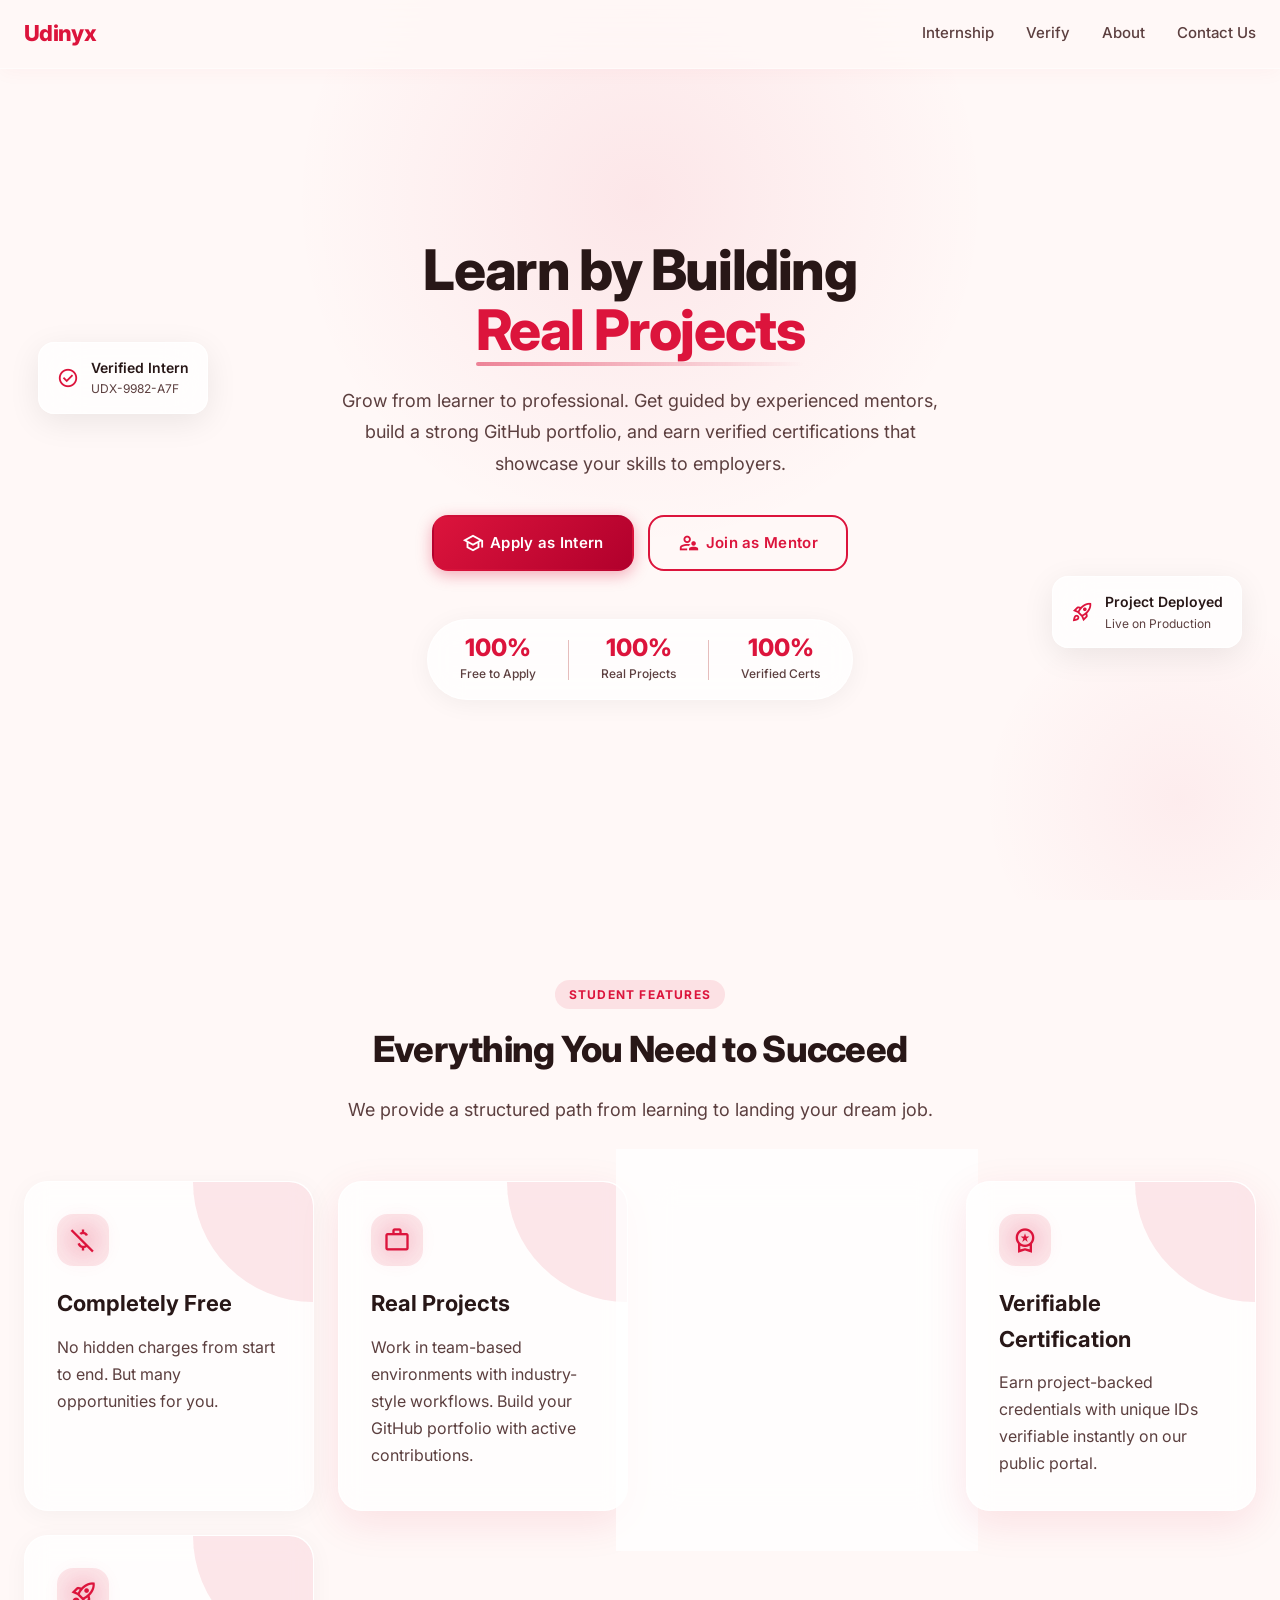
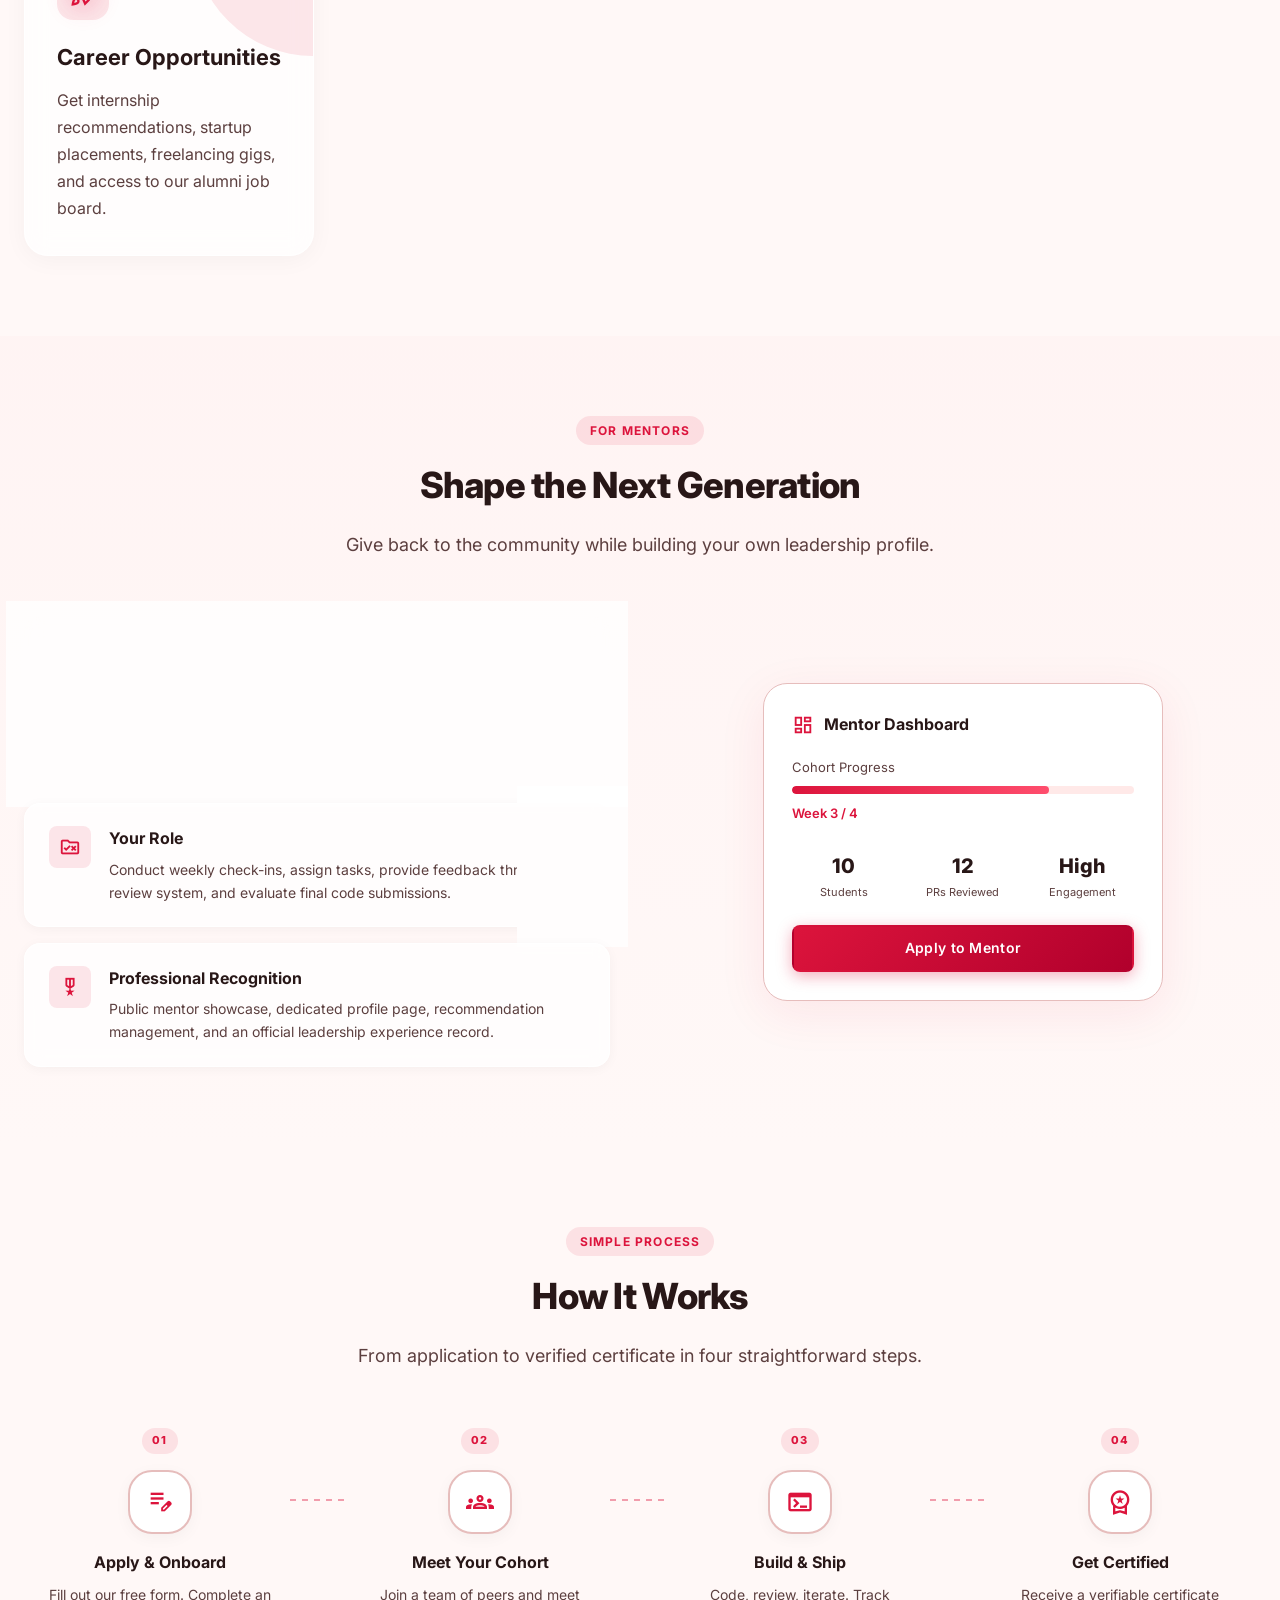
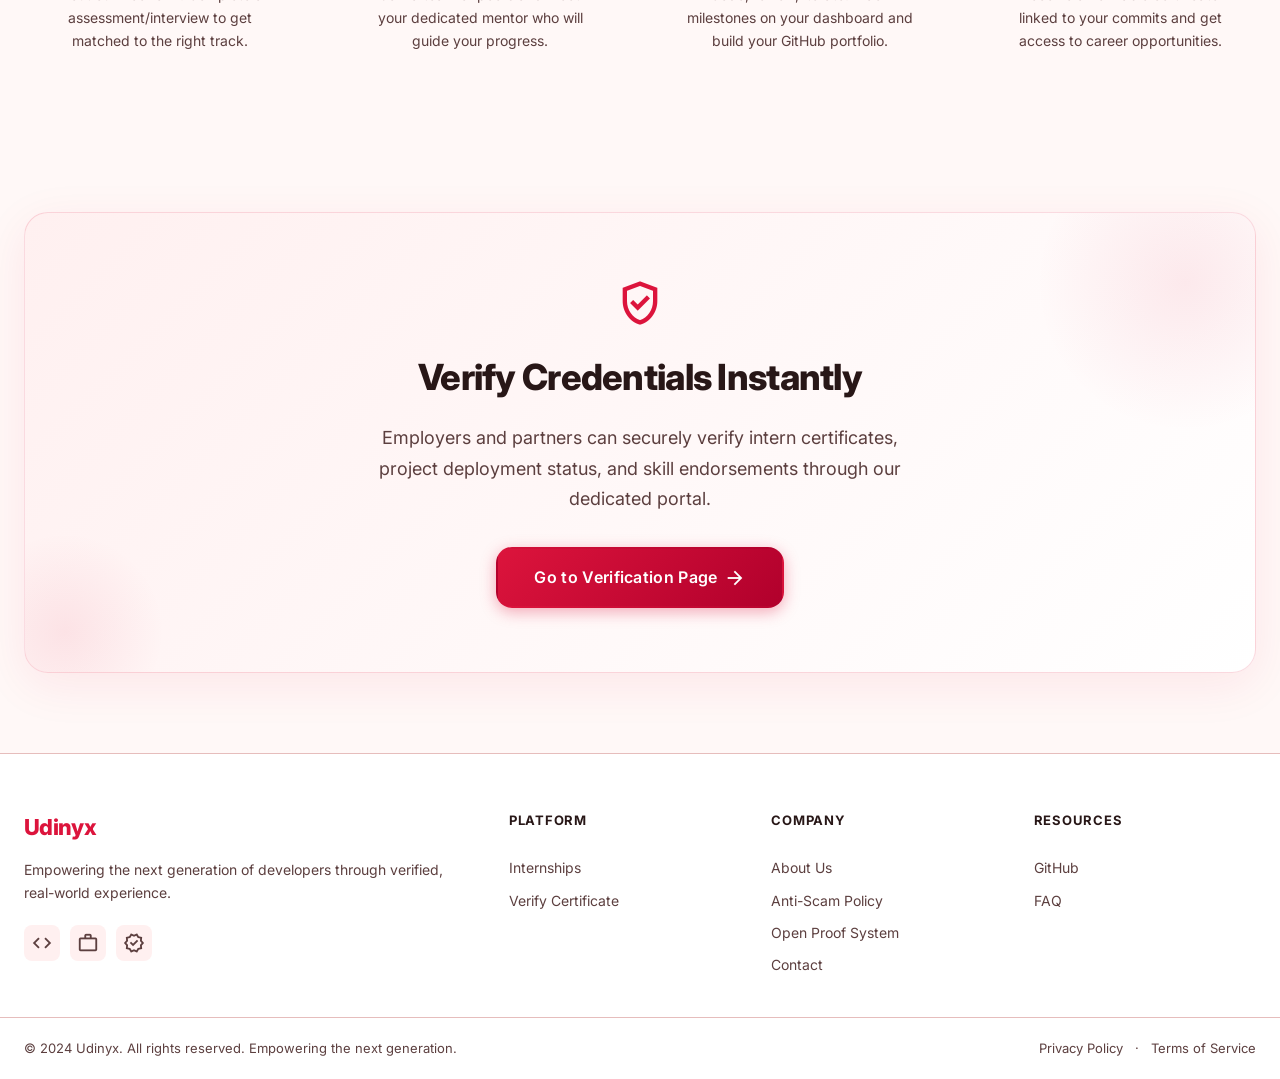
<file: index.html>
<!DOCTYPE html>
<html lang="en">
<head>
  <meta charset="UTF-8" />
  <meta name="viewport" content="width=device-width, initial-scale=1.0" />
  <title>Udinyx – Professional Real-World Internship Experience</title>
  <meta name="description" content="Udinyx bridges the gap between education and industry. Accelerate your career through high-impact, verified internships with real-world projects and elite mentorship." />
  <link rel="preconnect" href="https://fonts.googleapis.com" />
  <link rel="preconnect" href="https://fonts.gstatic.com" crossorigin />
  <link href="https://fonts.googleapis.com/css2?family=Inter:wght@400;500;600;700;800&display=swap" rel="stylesheet" />
  <link href="https://fonts.googleapis.com/css2?family=Material+Symbols+Outlined:opsz,wght,FILL,GRAD@20..48,100..700,0..1,-50..200" rel="stylesheet" />
  <link rel="stylesheet" href="styles.css" />
</head>
<body>

  <!-- ====== NAVBAR ====== -->
  <nav class="navbar" id="navbar">
    <div class="nav-inner">
      <a href="index.html" class="nav-logo">Udinyx</a>
      <div class="nav-links" id="navLinks">
        <a href="index.html" class="nav-link">Internship</a>
        <a href="verify.html" class="nav-link">Verify</a>
        <a href="about.html" class="nav-link">About</a>
        <a href="contact.html" class="nav-link">Contact Us</a>
      </div>
      <button class="mobile-menu-btn" id="mobileMenuBtn" aria-label="Open menu">
        <span class="material-symbols-outlined">menu</span>
      </button>
    </div>
  </nav>

  <!-- Mobile Drawer -->
  <div class="mobile-drawer" id="mobileDrawer">
    <div class="drawer-header">
      <span class="nav-logo">Udinyx</span>
      <button class="mobile-menu-btn" id="mobileCloseBtn" aria-label="Close menu">
        <span class="material-symbols-outlined">close</span>
      </button>
    </div>
    <a href="index.html" class="drawer-link" onclick="document.getElementById('mobileCloseBtn').click()">Internship</a>
    <a href="verify.html" class="drawer-link" onclick="document.getElementById('mobileCloseBtn').click()">Verify</a>
    <a href="about.html" class="drawer-link" onclick="document.getElementById('mobileCloseBtn').click()">About</a>
    <a href="contact.html" class="drawer-link" onclick="document.getElementById('mobileCloseBtn').click()">Contact</a>
  </div>
  <div class="drawer-overlay" id="drawerOverlay"></div>

  <main>

    <!-- ====== HERO SECTION ====== -->
    <section class="hero-section" id="home">
      <!-- Background orb -->
      <div class="hero-orb"></div>
      <div class="hero-orb hero-orb-2"></div>

      <div class="container hero-content">

        <h1 class="hero-headline">
          Learn by Building <br class="desktop-only" />
          <span class="headline-accent">Real Projects</span>
        </h1>

        <p class="hero-subtext">
          Grow from learner to professional. Get guided by experienced mentors, build a strong GitHub portfolio, and earn verified certifications that showcase your skills to employers.
        </p>

        <div class="hero-cta-group" id="apply">
          <a href="https://forms.gle/oygbTrC6hXCsfN657" class="btn btn-primary btn-lg" id="applyInternBtn">
            <span class="material-symbols-outlined">school</span>
            Apply as Intern
          </a>
          <a href="https://forms.gle/LfVs7crWo45tyBU28" class="btn btn-outline btn-lg" id="joinMentorBtn">
            <span class="material-symbols-outlined">supervisor_account</span>
            Join as Mentor
          </a>
        </div>

        <div class="hero-stats">
          <div class="stat-item">
            <span class="stat-number">100%</span>
            <span class="stat-label">Free to Apply</span>
          </div>
          <div class="stat-divider"></div>
          <div class="stat-item">
            <span class="stat-number">100%</span>
            <span class="stat-label">Real Projects</span>
          </div>
          <div class="stat-divider"></div>
          <div class="stat-item">
            <span class="stat-number">100%</span>
            <span class="stat-label">Verified Certs</span>
          </div>
        </div>
      </div>

      <!-- Floating glass card decorations -->
      <div class="hero-float-card card-a">
        <span class="material-symbols-outlined text-crimson">check_circle</span>
        <div>
          <div class="float-card-title">Verified Intern</div>
          <div class="float-card-sub">UDX-9982-A7F</div>
        </div>
      </div>
      <div class="hero-float-card card-b">
        <span class="material-symbols-outlined text-crimson">rocket_launch</span>
        <div>
          <div class="float-card-title">Project Deployed</div>
          <div class="float-card-sub">Live on Production</div>
        </div>
      </div>
    </section>

    <!-- ====== FOR STUDENTS SECTION ====== -->
    <section class="section" id="students">
      <div class="container">
        <div class="section-header">
          <span class="section-eyebrow">Student Features</span>
          <h2 class="section-title">Everything You Need to Succeed</h2>
          <p class="section-subtitle">We provide a structured path from learning to landing your dream job.</p>
        </div>

        <div class="features-grid">
          <!-- Feature 1 -->
          <div class="feature-card" style="--delay: 0ms">
            <div class="feature-card-bg"></div>
            <div class="feature-icon-wrap">
              <span class="material-symbols-outlined feature-icon">money_off</span>
            </div>
            <h3 class="feature-card-title">Completely Free</h3>
            <p class="feature-card-text">No hidden charges from start to end. But many opportunities for you.</p>
          </div>

          <!-- Feature 2 -->
          <div class="feature-card feature-card--elevated" style="--delay: 100ms">
            <div class="feature-card-bg"></div>
            <div class="feature-icon-wrap">
              <span class="material-symbols-outlined feature-icon">work</span>
            </div>
            <h3 class="feature-card-title">Real Projects</h3>
            <p class="feature-card-text">Work in team-based environments with industry-style workflows. Build your GitHub portfolio with active contributions.</p>
          </div>

          <!-- Feature 3 -->
          <div class="feature-card" style="--delay: 200ms">
            <div class="feature-card-bg"></div>
            <div class="feature-icon-wrap">
              <span class="material-symbols-outlined feature-icon">supervisor_account</span>
            </div>
            <h3 class="feature-card-title">Mentor Guidance</h3>
            <p class="feature-card-text">Weekly sessions, code reviews, career guidance, and technical doubt support from experienced professionals.</p>
          </div>



          <!-- Feature 5 -->
          <div class="feature-card feature-card--elevated" style="--delay: 100ms">
            <div class="feature-card-bg"></div>
            <div class="feature-icon-wrap">
              <span class="material-symbols-outlined feature-icon">workspace_premium</span>
            </div>
            <h3 class="feature-card-title">Verifiable Certification</h3>
            <p class="feature-card-text">Earn project-backed credentials with unique IDs verifiable instantly on our public portal.</p>
          </div>

          <!-- Feature 6 -->
          <div class="feature-card" style="--delay: 200ms">
            <div class="feature-card-bg"></div>
            <div class="feature-icon-wrap">
              <span class="material-symbols-outlined feature-icon">rocket_launch</span>
            </div>
            <h3 class="feature-card-title">Career Opportunities</h3>
            <p class="feature-card-text">Get internship recommendations, startup placements, freelancing gigs, and access to our alumni job board.</p>
          </div>
        </div>
      </div>
    </section>

    <!-- ====== FOR MENTORS SECTION ====== -->
    <section class="section section-alt" id="mentors">
      <div class="container">
        <div class="section-header">
          <span class="section-eyebrow">For Mentors</span>
          <h2 class="section-title">Shape the Next Generation</h2>
          <p class="section-subtitle">Give back to the community while building your own leadership profile.</p>
        </div>

        <div class="difference-layout">
          <div class="difference-cards">
            <!-- The Pitch -->
            <div class="diff-card">
              <div class="diff-icon-wrap">
                <span class="material-symbols-outlined diff-icon">campaign</span>
              </div>
              <div class="diff-content">
                <h4 class="diff-title">The Opportunity</h4>
                <p class="diff-text">Guide a small cohort of 10 ambitious CS students for 4–6 weeks as they build live open-source products. Gain powerful leadership experience for your resume, get recognized publicly on our official platform, and position yourself for paid senior mentor roles as we scale.</p>
              </div>
            </div>

            <!-- The Role -->
            <div class="diff-card">
              <div class="diff-icon-wrap">
                <span class="material-symbols-outlined diff-icon">rule_folder</span>
              </div>
              <div class="diff-content">
                <h4 class="diff-title">Your Role</h4>
                <p class="diff-text">Conduct weekly check-ins, assign tasks, provide feedback through our review system, and evaluate final code submissions.</p>
              </div>
            </div>

             <!-- Recognition -->
             <div class="diff-card">
              <div class="diff-icon-wrap">
                <span class="material-symbols-outlined diff-icon">military_tech</span>
              </div>
              <div class="diff-content">
                <h4 class="diff-title">Professional Recognition</h4>
                <p class="diff-text">Public mentor showcase, dedicated profile page, recommendation management, and an official leadership experience record.</p>
              </div>
            </div>
          </div>

          <div class="difference-visual">
            <div class="diff-visual-card">
              <div class="diff-visual-header">
                <span class="material-symbols-outlined text-crimson">dashboard</span>
                <span class="diff-visual-title">Mentor Dashboard</span>
              </div>
              <div class="trust-meter">
                <div style="font-size: 13px; margin-bottom: 8px; color: var(--on-surface-variant);">Cohort Progress</div>
                <div class="trust-meter-bar">
                  <div class="trust-meter-fill" style="width: 75%"></div>
                </div>
                <span class="trust-meter-value">Week 3 / 4</span>
              </div>
              <div class="diff-stats-row">
                <div class="diff-mini-stat">
                  <span class="diff-mini-number">10</span>
                  <span class="diff-mini-label">Students</span>
                </div>
                <div class="diff-mini-stat">
                  <span class="diff-mini-number">12</span>
                  <span class="diff-mini-label">PRs Reviewed</span>
                </div>
                <div class="diff-mini-stat">
                  <span class="diff-mini-number">High</span>
                  <span class="diff-mini-label">Engagement</span>
                </div>
              </div>
              
              <div style="margin-top: 24px;">
                 <a href="https://forms.gle/LfVs7crWo45tyBU28" class="btn btn-primary" style="width: 100%; justify-content: center;">Apply to Mentor</a>
              </div>
            </div>
          </div>
        </div>
      </div>
    </section>

    <!-- ====== HOW IT WORKS ====== -->
    <section class="section" id="how">
      <div class="container">
        <div class="section-header">
          <span class="section-eyebrow">Simple Process</span>
          <h2 class="section-title">How It Works</h2>
          <p class="section-subtitle">From application to verified certificate in four straightforward steps.</p>
        </div>

        <div class="steps-row">
          <div class="step-item">
            <div class="step-number">01</div>
            <div class="step-icon-wrap">
              <span class="material-symbols-outlined step-icon">edit_note</span>
            </div>
            <h4 class="step-title">Apply & Onboard</h4>
            <p class="step-text">Fill out our free form. Complete an assessment/interview to get matched to the right track.</p>
          </div>
          <div class="step-connector"></div>

          <div class="step-item">
            <div class="step-number">02</div>
            <div class="step-icon-wrap">
              <span class="material-symbols-outlined step-icon">groups</span>
            </div>
            <h4 class="step-title">Meet Your Cohort</h4>
            <p class="step-text">Join a team of peers and meet your dedicated mentor who will guide your progress.</p>
          </div>
          <div class="step-connector"></div>

          <div class="step-item">
            <div class="step-number">03</div>
            <div class="step-icon-wrap">
              <span class="material-symbols-outlined step-icon">terminal</span>
            </div>
            <h4 class="step-title">Build & Ship</h4>
            <p class="step-text">Code, review, iterate. Track milestones on your dashboard and build your GitHub portfolio.</p>
          </div>
          <div class="step-connector"></div>

          <div class="step-item">
            <div class="step-number">04</div>
            <div class="step-icon-wrap">
              <span class="material-symbols-outlined step-icon">workspace_premium</span>
            </div>
            <h4 class="step-title">Get Certified</h4>
            <p class="step-text">Receive a verifiable certificate linked to your commits and get access to career opportunities.</p>
          </div>
        </div>
      </div>
    </section>

    <!-- ====== VERIFY CTA SECTION ====== -->
    <section class="section verify-cta-section" id="verify">
      <div class="container">
        <div class="verify-cta-card">
          <div class="verify-cta-orb"></div>
          <div class="verify-cta-orb verify-cta-orb-2"></div>
          <div class="verify-cta-content">
            <span class="material-symbols-outlined verify-cta-icon">verified_user</span>
            <h2 class="verify-cta-title">Verify Credentials Instantly</h2>
            <p class="verify-cta-text">Employers and partners can securely verify intern certificates, project deployment status, and skill endorsements through our dedicated portal.</p>
            <a href="verify.html" class="btn btn-primary btn-lg verify-cta-btn">
              Go to Verification Page
              <span class="material-symbols-outlined">arrow_forward</span>
            </a>
          </div>
        </div>
      </div>
    </section>

  </main>

  <!-- ====== FOOTER ====== -->
  <footer class="footer">
    <div class="footer-inner">
      <div class="footer-brand">
        <span class="footer-logo">Udinyx</span>
        <p class="footer-tagline">Empowering the next generation of developers through verified, real-world experience.</p>
        <div class="footer-socials">
          <a href="#" class="social-link" aria-label="GitHub">
            <span class="material-symbols-outlined">code</span>
          </a>
          <a href="#" class="social-link" aria-label="LinkedIn">
            <span class="material-symbols-outlined">work</span>
          </a>
          <a href="#" class="social-link" aria-label="Open Proof">
            <span class="material-symbols-outlined">verified</span>
          </a>
        </div>
      </div>

      <div class="footer-links-col">
        <h5 class="footer-col-title">Platform</h5>
        <a href="index.html" class="footer-link">Internships</a>
        <a href="verify.html" class="footer-link">Verify Certificate</a>
      </div>

      <div class="footer-links-col">
        <h5 class="footer-col-title">Company</h5>
        <a href="about.html" class="footer-link">About Us</a>
        <a href="anti-scam.html" class="footer-link">Anti-Scam Policy</a>
        <a href="open-proof.html" class="footer-link">Open Proof System</a>
        <a href="contact.html" class="footer-link">Contact</a>
      </div>

      <div class="footer-links-col">
        <h5 class="footer-col-title">Resources</h5>
        <a href="https://github.com" class="footer-link">GitHub</a>
        <a href="faq.html" class="footer-link">FAQ</a>
      </div>
    </div>

    <div class="footer-bottom">
      <span>© 2024 Udinyx. All rights reserved. Empowering the next generation.</span>
      <div class="footer-bottom-links">
        <a href="#">Privacy Policy</a>
        <span>·</span>
        <a href="#">Terms of Service</a>
      </div>
    </div>
  </footer>

  <script src="main.js"></script>
</body>
</html>
</file>
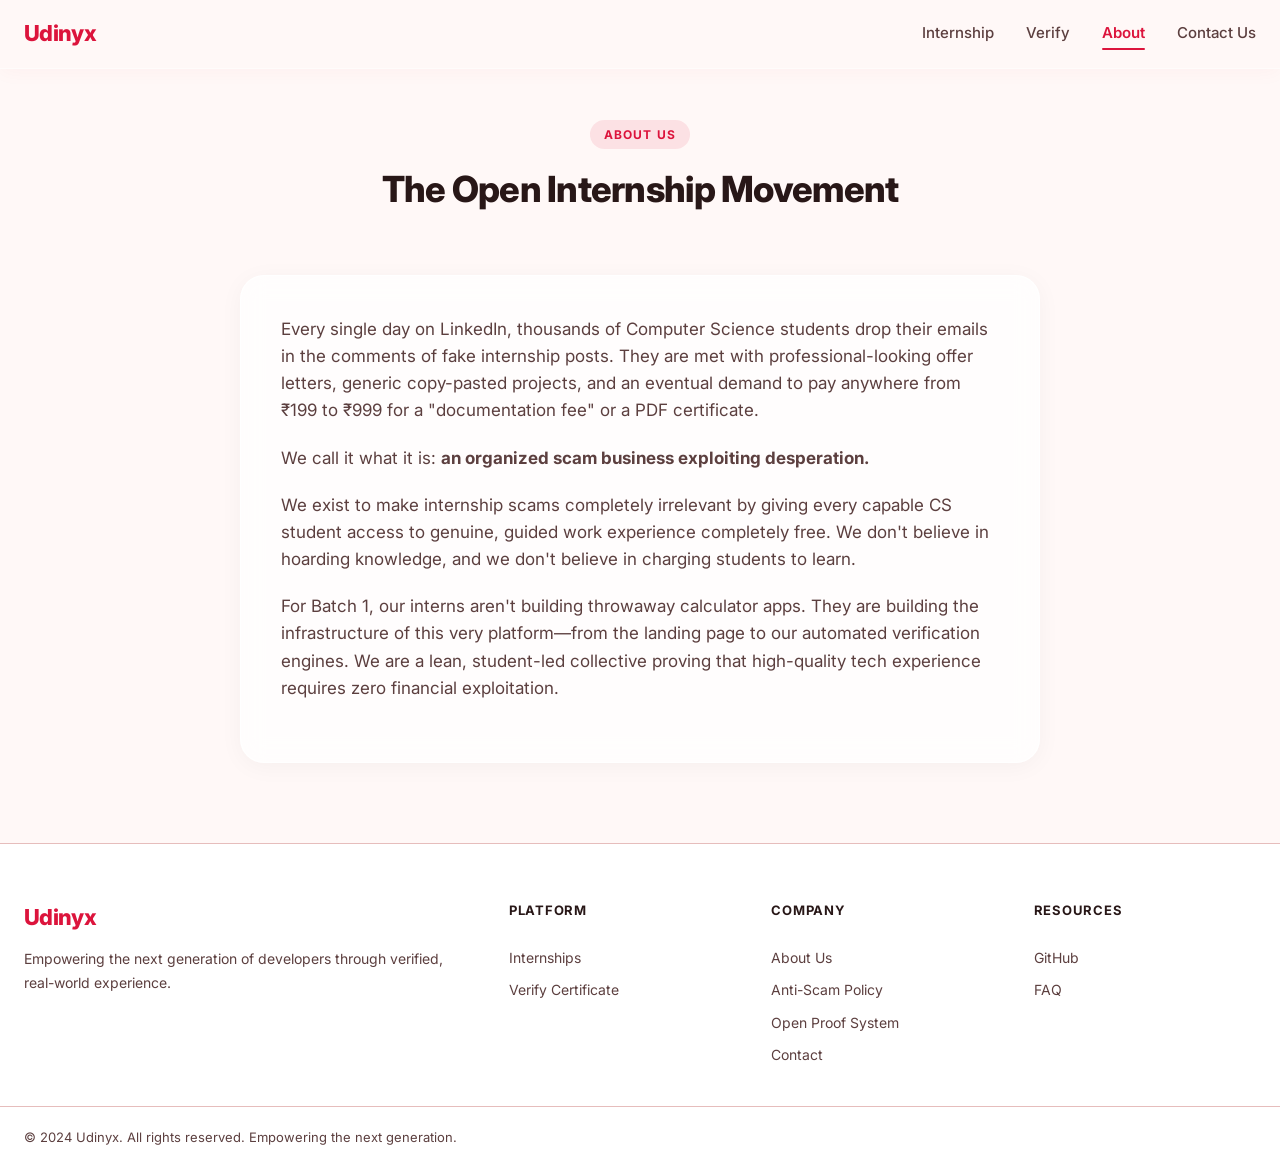
<file: about.html>
<!DOCTYPE html>
<html lang="en">
<head>
  <meta charset="UTF-8" />
  <meta name="viewport" content="width=device-width, initial-scale=1.0" />
  <title>About Us – Udinyx</title>
  <link href="https://fonts.googleapis.com/css2?family=Inter:wght@400;500;600;700;800&display=swap" rel="stylesheet" />
  <link href="https://fonts.googleapis.com/css2?family=Material+Symbols+Outlined:opsz,wght,FILL,GRAD@20..48,100..700,0..1,-50..200" rel="stylesheet" />
  <link rel="stylesheet" href="styles.css" />
  <style>
    .page-content {
      max-width: 800px;
      margin: 0 auto;
      background: var(--surface-glass);
      backdrop-filter: blur(12px);
      -webkit-backdrop-filter: blur(12px);
      border: 1.5px solid rgba(255,255,255,0.8);
      border-radius: var(--radius-xl);
      padding: 40px;
      box-shadow: 0 4px 24px rgba(0,0,0,0.04);
    }
    .page-content h2, .page-content h3 { color: var(--on-surface); margin: 32px 0 16px; }
    .page-content p { color: var(--on-surface-variant); margin-bottom: 20px; font-size: 17px; }
    .page-content ul { padding-left: 24px; margin-bottom: 20px; color: var(--on-surface-variant); }
    .page-content li { margin-bottom: 8px; }
  </style>
</head>
<body>
  <!-- ====== NAVBAR ====== -->
  <nav class="navbar" id="navbar">
    <div class="nav-inner">
      <a href="index.html" class="nav-logo">Udinyx</a>
      <div class="nav-links" id="navLinks">
        <a href="index.html" class="nav-link">Internship</a>
        <a href="verify.html" class="nav-link">Verify</a>
        <a href="about.html" class="nav-link active">About</a>
        <a href="contact.html" class="nav-link">Contact Us</a>
      </div>
      <button class="mobile-menu-btn" id="mobileMenuBtn" aria-label="Open menu">
        <span class="material-symbols-outlined">menu</span>
      </button>
    </div>
  </nav>

  <!-- Mobile Drawer -->
  <div class="mobile-drawer" id="mobileDrawer">
    <div class="drawer-header">
      <span class="nav-logo">Udinyx</span>
      <button class="mobile-menu-btn" id="mobileCloseBtn" aria-label="Close menu">
        <span class="material-symbols-outlined">close</span>
      </button>
    </div>
    <a href="index.html" class="drawer-link">Internship</a>
    <a href="verify.html" class="drawer-link">Verify</a>
    <a href="about.html" class="drawer-link active">About</a>
    <a href="contact.html" class="drawer-link">Contact</a>
  </div>
  <div class="drawer-overlay" id="drawerOverlay"></div>

  <main style="padding-top: 120px; padding-bottom: 80px;">
    <div class="container">
      <div class="section-header">
        <span class="section-eyebrow">About Us</span>
        <h1 class="section-title">The Open Internship Movement</h1>
      </div>
      <div class="page-content">
        <p>Every single day on LinkedIn, thousands of Computer Science students drop their emails in the comments of fake internship posts. They are met with professional-looking offer letters, generic copy-pasted projects, and an eventual demand to pay anywhere from ₹199 to ₹999 for a "documentation fee" or a PDF certificate.</p>
        
        <p>We call it what it is: <strong>an organized scam business exploiting desperation.</strong></p>
        
        <p>We exist to make internship scams completely irrelevant by giving every capable CS student access to genuine, guided work experience completely free. We don't believe in hoarding knowledge, and we don't believe in charging students to learn.</p>
        
        <p>For Batch 1, our interns aren't building throwaway calculator apps. They are building the infrastructure of this very platform—from the landing page to our automated verification engines. We are a lean, student-led collective proving that high-quality tech experience requires zero financial exploitation.</p>
      </div>
    </div>
  </main>

  <!-- ====== FOOTER ====== -->
  <footer class="footer">
    <div class="footer-inner">
      <div class="footer-brand">
        <span class="footer-logo">Udinyx</span>
        <p class="footer-tagline">Empowering the next generation of developers through verified, real-world experience.</p>
      </div>
      <div class="footer-links-col">
        <h5 class="footer-col-title">Platform</h5>
        <a href="index.html" class="footer-link">Internships</a>
        <a href="verify.html" class="footer-link">Verify Certificate</a>
      </div>
      <div class="footer-links-col">
        <h5 class="footer-col-title">Company</h5>
        <a href="about.html" class="footer-link">About Us</a>
        <a href="anti-scam.html" class="footer-link">Anti-Scam Policy</a>
        <a href="open-proof.html" class="footer-link">Open Proof System</a>
        <a href="contact.html" class="footer-link">Contact</a>
      </div>
      <div class="footer-links-col">
        <h5 class="footer-col-title">Resources</h5>
        <a href="https://github.com" class="footer-link">GitHub</a>
        <a href="faq.html" class="footer-link">FAQ</a>
      </div>
    </div>
    <div class="footer-bottom">
      <span>© 2024 Udinyx. All rights reserved. Empowering the next generation.</span>
    </div>
  </footer>
  <script src="main.js"></script>
</body>
</html>
</file>
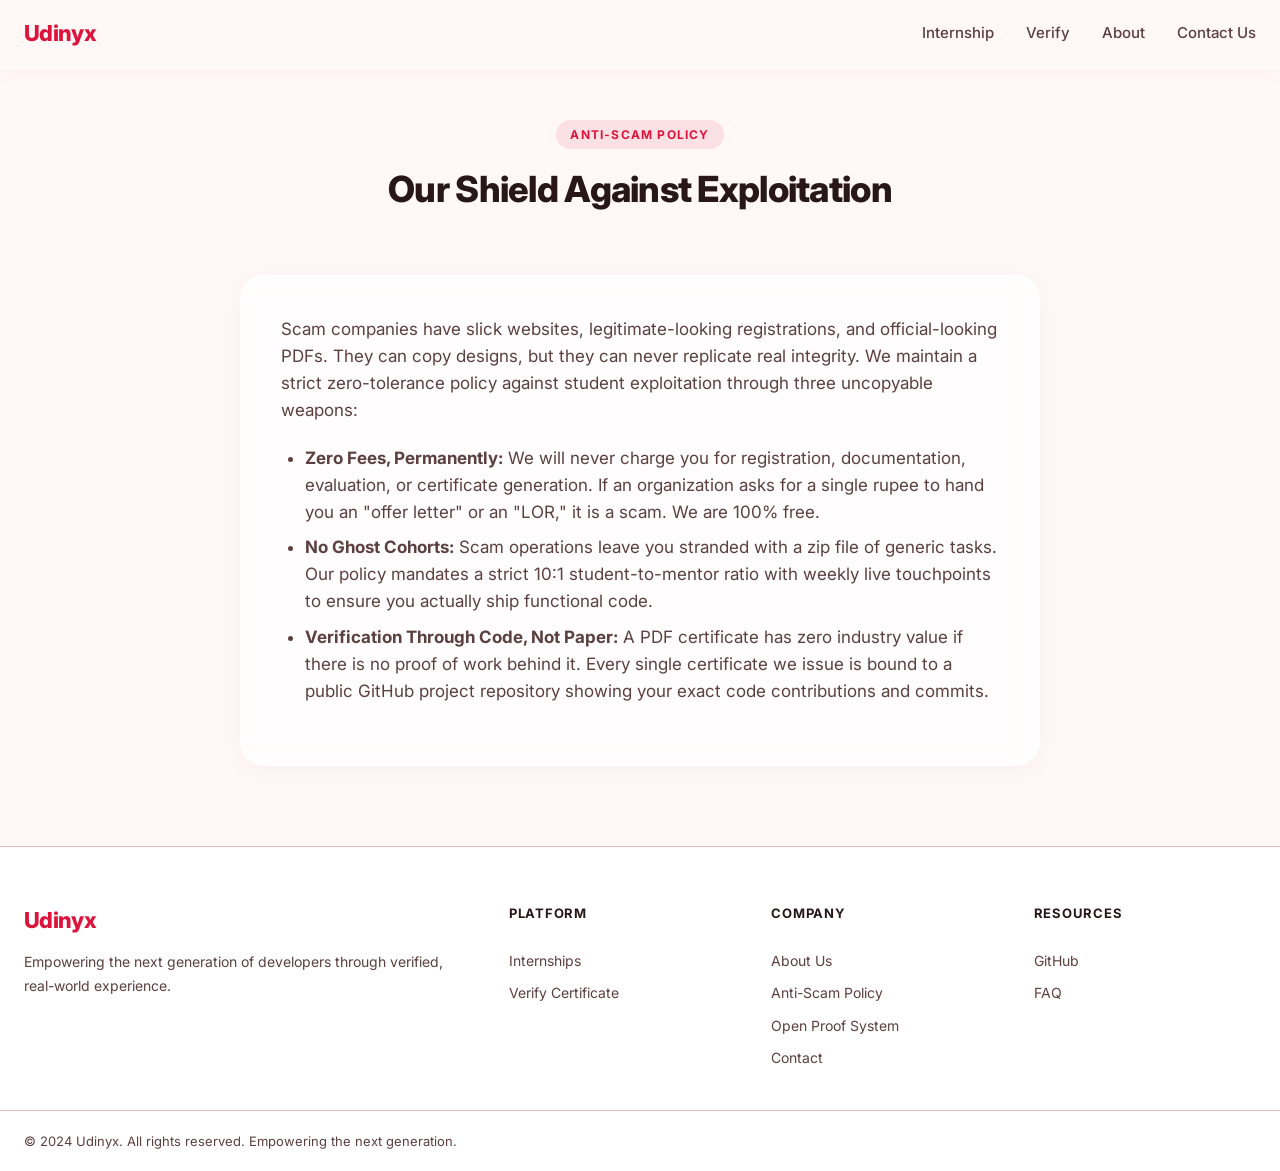
<file: anti-scam.html>
<!DOCTYPE html>
<html lang="en">
<head>
  <meta charset="UTF-8" />
  <meta name="viewport" content="width=device-width, initial-scale=1.0" />
  <title>Anti-Scam Policy – Udinyx</title>
  <link href="https://fonts.googleapis.com/css2?family=Inter:wght@400;500;600;700;800&display=swap" rel="stylesheet" />
  <link href="https://fonts.googleapis.com/css2?family=Material+Symbols+Outlined:opsz,wght,FILL,GRAD@20..48,100..700,0..1,-50..200" rel="stylesheet" />
  <link rel="stylesheet" href="styles.css" />
  <style>
    .page-content {
      max-width: 800px;
      margin: 0 auto;
      background: var(--surface-glass);
      backdrop-filter: blur(12px);
      -webkit-backdrop-filter: blur(12px);
      border: 1.5px solid rgba(255,255,255,0.8);
      border-radius: var(--radius-xl);
      padding: 40px;
      box-shadow: 0 4px 24px rgba(0,0,0,0.04);
    }
    .page-content h2, .page-content h3 { color: var(--on-surface); margin: 32px 0 16px; }
    .page-content p { color: var(--on-surface-variant); margin-bottom: 20px; font-size: 17px; }
    .page-content ul { padding-left: 24px; margin-bottom: 20px; color: var(--on-surface-variant); }
    .page-content li { margin-bottom: 8px; font-size: 17px; }
  </style>
</head>
<body>
  <!-- ====== NAVBAR ====== -->
  <nav class="navbar" id="navbar">
    <div class="nav-inner">
      <a href="index.html" class="nav-logo">Udinyx</a>
      <div class="nav-links" id="navLinks">
        <a href="index.html" class="nav-link">Internship</a>
        <a href="verify.html" class="nav-link">Verify</a>
        <a href="about.html" class="nav-link">About</a>
        <a href="contact.html" class="nav-link">Contact Us</a>
      </div>
      <button class="mobile-menu-btn" id="mobileMenuBtn" aria-label="Open menu">
        <span class="material-symbols-outlined">menu</span>
      </button>
    </div>
  </nav>

  <!-- Mobile Drawer -->
  <div class="mobile-drawer" id="mobileDrawer">
    <div class="drawer-header">
      <span class="nav-logo">Udinyx</span>
      <button class="mobile-menu-btn" id="mobileCloseBtn" aria-label="Close menu">
        <span class="material-symbols-outlined">close</span>
      </button>
    </div>
    <a href="index.html" class="drawer-link">Internship</a>
    <a href="verify.html" class="drawer-link">Verify</a>
    <a href="about.html" class="drawer-link">About</a>
    <a href="contact.html" class="drawer-link">Contact</a>
  </div>
  <div class="drawer-overlay" id="drawerOverlay"></div>

  <main style="padding-top: 120px; padding-bottom: 80px;">
    <div class="container">
      <div class="section-header">
        <span class="section-eyebrow">Anti-Scam Policy</span>
        <h1 class="section-title">Our Shield Against Exploitation</h1>
      </div>
      <div class="page-content">
        <p>Scam companies have slick websites, legitimate-looking registrations, and official-looking PDFs. They can copy designs, but they can never replicate real integrity. We maintain a strict zero-tolerance policy against student exploitation through three uncopyable weapons:</p>
        
        <ul>
          <li><strong>Zero Fees, Permanently:</strong> We will never charge you for registration, documentation, evaluation, or certificate generation. If an organization asks for a single rupee to hand you an "offer letter" or an "LOR," it is a scam. We are 100% free.</li>
          <li><strong>No Ghost Cohorts:</strong> Scam operations leave you stranded with a zip file of generic tasks. Our policy mandates a strict 10:1 student-to-mentor ratio with weekly live touchpoints to ensure you actually ship functional code.</li>
          <li><strong>Verification Through Code, Not Paper:</strong> A PDF certificate has zero industry value if there is no proof of work behind it. Every single certificate we issue is bound to a public GitHub project repository showing your exact code contributions and commits.</li>
        </ul>
      </div>
    </div>
  </main>

  <!-- ====== FOOTER ====== -->
  <footer class="footer">
    <div class="footer-inner">
      <div class="footer-brand">
        <span class="footer-logo">Udinyx</span>
        <p class="footer-tagline">Empowering the next generation of developers through verified, real-world experience.</p>
      </div>
      <div class="footer-links-col">
        <h5 class="footer-col-title">Platform</h5>
        <a href="index.html" class="footer-link">Internships</a>
        <a href="verify.html" class="footer-link">Verify Certificate</a>
      </div>
      <div class="footer-links-col">
        <h5 class="footer-col-title">Company</h5>
        <a href="about.html" class="footer-link">About Us</a>
        <a href="anti-scam.html" class="footer-link">Anti-Scam Policy</a>
        <a href="open-proof.html" class="footer-link">Open Proof System</a>
        <a href="contact.html" class="footer-link">Contact</a>
      </div>
      <div class="footer-links-col">
        <h5 class="footer-col-title">Resources</h5>
        <a href="https://github.com" class="footer-link">GitHub</a>
        <a href="faq.html" class="footer-link">FAQ</a>
      </div>
    </div>
    <div class="footer-bottom">
      <span>© 2024 Udinyx. All rights reserved. Empowering the next generation.</span>
    </div>
  </footer>
  <script src="main.js"></script>
</body>
</html>
</file>
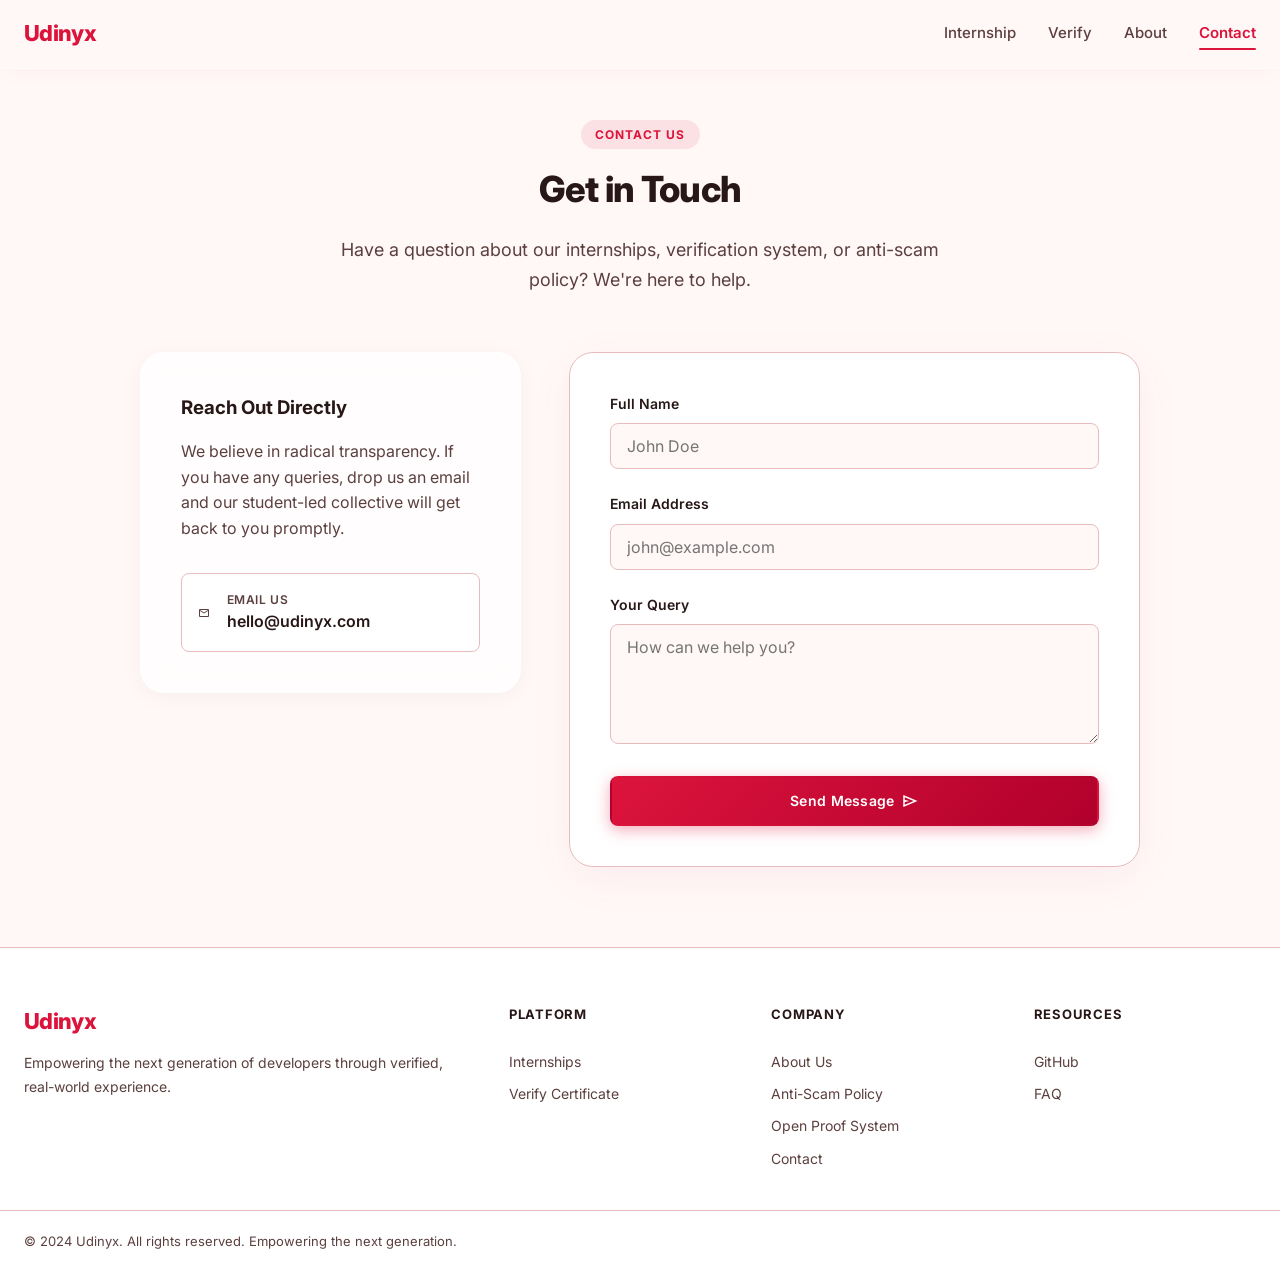
<file: contact.html>
<!DOCTYPE html>
<html lang="en">
<head>
  <meta charset="UTF-8" />
  <meta name="viewport" content="width=device-width, initial-scale=1.0" />
  <title>Contact Us – Udinyx</title>
  <link href="https://fonts.googleapis.com/css2?family=Inter:wght@400;500;600;700;800&display=swap" rel="stylesheet" />
  <link href="https://fonts.googleapis.com/css2?family=Material+Symbols+Outlined:opsz,wght,FILL,GRAD@20..48,100..700,0..1,-50..200" rel="stylesheet" />
  <link rel="stylesheet" href="styles.css" />
  <style>
    .contact-layout {
      display: grid;
      grid-template-columns: 1fr;
      gap: 48px;
      max-width: 1000px;
      margin: 0 auto;
    }
    @media (min-width: 800px) {
      .contact-layout { grid-template-columns: 1fr 1.5fr; }
    }
    
    .contact-info {
      background: var(--surface-glass);
      backdrop-filter: blur(12px);
      border: 1.5px solid rgba(255,255,255,0.8);
      border-radius: var(--radius-xl);
      padding: 40px;
      box-shadow: 0 4px 24px rgba(0,0,0,0.04);
      height: fit-content;
    }
    .contact-info h3 { color: var(--on-surface); margin-bottom: 16px; }
    .contact-info p { color: var(--on-surface-variant); margin-bottom: 32px; font-size: 16px; }
    
    .email-block {
      display: flex;
      align-items: center;
      gap: 16px;
      padding: 16px;
      background: rgba(255,255,255,0.6);
      border: 1px solid var(--outline-variant);
      border-radius: var(--radius);
    }
    .email-block .material-symbols-outlined { color: var(--crimson); font-size: 28px; }
    .email-block div { display: flex; flex-direction: column; }
    .email-block span:first-child { font-size: 12px; font-weight: 600; color: var(--on-surface-variant); text-transform: uppercase; letter-spacing: 0.05em; }
    .email-block a { font-size: 16px; font-weight: 600; color: var(--on-surface); text-decoration: none; }
    .email-block a:hover { color: var(--crimson); }

    .contact-form-card {
      background: white;
      border: 1.5px solid var(--outline-variant);
      border-radius: var(--radius-xl);
      padding: 40px;
      box-shadow: 0 12px 48px rgba(220,20,60,0.05);
    }
    
    .form-group { margin-bottom: 24px; }
    .form-label {
      display: block;
      font-size: 14px;
      font-weight: 600;
      color: var(--on-surface);
      margin-bottom: 8px;
    }
    .form-control {
      width: 100%;
      background: var(--surface);
      border: 1px solid var(--outline-variant);
      border-radius: var(--radius);
      padding: 12px 16px;
      font-family: var(--font);
      font-size: 16px;
      color: var(--on-surface);
      transition: all var(--transition);
    }
    .form-control:focus {
      outline: none;
      border-color: var(--crimson);
      box-shadow: 0 0 0 4px var(--crimson-10);
    }
    textarea.form-control { resize: vertical; min-height: 120px; }
  </style>
</head>
<body>
  <!-- ====== NAVBAR ====== -->
  <nav class="navbar" id="navbar">
    <div class="nav-inner">
      <a href="index.html" class="nav-logo">Udinyx</a>
      <div class="nav-links" id="navLinks">
        <a href="index.html" class="nav-link">Internship</a>
        <a href="verify.html" class="nav-link">Verify</a>
        <a href="about.html" class="nav-link">About</a>
        <a href="contact.html" class="nav-link active">Contact</a>
      </div>
      <button class="mobile-menu-btn" id="mobileMenuBtn" aria-label="Open menu">
        <span class="material-symbols-outlined">menu</span>
      </button>
    </div>
  </nav>

  <!-- Mobile Drawer -->
  <div class="mobile-drawer" id="mobileDrawer">
    <div class="drawer-header">
      <span class="nav-logo">Udinyx</span>
      <button class="mobile-menu-btn" id="mobileCloseBtn" aria-label="Close menu">
        <span class="material-symbols-outlined">close</span>
      </button>
    </div>
    <a href="index.html" class="drawer-link">Internship</a>
    <a href="verify.html" class="drawer-link">Verify</a>
    <a href="about.html" class="drawer-link">About</a>
    <a href="contact.html" class="drawer-link active">Contact</a>
  </div>
  <div class="drawer-overlay" id="drawerOverlay"></div>

  <main style="padding-top: 120px; padding-bottom: 80px;">
    <div class="container">
      <div class="section-header">
        <span class="section-eyebrow">Contact Us</span>
        <h1 class="section-title">Get in Touch</h1>
        <p class="section-subtitle">Have a question about our internships, verification system, or anti-scam policy? We're here to help.</p>
      </div>
      
      <div class="contact-layout">
        <!-- Contact Info -->
        <div class="contact-info">
          <h3>Reach Out Directly</h3>
          <p>We believe in radical transparency. If you have any queries, drop us an email and our student-led collective will get back to you promptly.</p>
          
          <div class="email-block">
            <span class="material-symbols-outlined">mail</span>
            <div>
              <span>Email Us</span>
              <a href="mailto:hello@udinyx.com">hello@udinyx.com</a>
            </div>
          </div>
        </div>

        <!-- Contact Form -->
        <div class="contact-form-card">
          <form action="https://formspree.io/f/xbdedroe" method="POST">
            <div class="form-group">
              <label for="name" class="form-label">Full Name</label>
              <input type="text" id="name" name="name" class="form-control" placeholder="John Doe" required>
            </div>
            
            <div class="form-group">
              <label for="email" class="form-label">Email Address</label>
              <input type="email" id="email" name="email" class="form-control" placeholder="john@example.com" required>
            </div>
            
            <div class="form-group">
              <label for="query" class="form-label">Your Query</label>
              <textarea id="query" name="query" class="form-control" placeholder="How can we help you?" required></textarea>
            </div>
            
            <button type="submit" class="btn btn-primary" style="width: 100%; justify-content: center; padding: 14px;">
              Send Message
              <span class="material-symbols-outlined" style="font-size: 18px;">send</span>
            </button>
          </form>
        </div>
      </div>

    </div>
  </main>

  <!-- ====== FOOTER ====== -->
  <footer class="footer">
    <div class="footer-inner">
      <div class="footer-brand">
        <span class="footer-logo">Udinyx</span>
        <p class="footer-tagline">Empowering the next generation of developers through verified, real-world experience.</p>
      </div>
      <div class="footer-links-col">
        <h5 class="footer-col-title">Platform</h5>
        <a href="index.html" class="footer-link">Internships</a>
        <a href="verify.html" class="footer-link">Verify Certificate</a>
      </div>
      <div class="footer-links-col">
        <h5 class="footer-col-title">Company</h5>
        <a href="about.html" class="footer-link">About Us</a>
        <a href="anti-scam.html" class="footer-link">Anti-Scam Policy</a>
        <a href="open-proof.html" class="footer-link">Open Proof System</a>
        <a href="contact.html" class="footer-link">Contact</a>
      </div>
      <div class="footer-links-col">
        <h5 class="footer-col-title">Resources</h5>
        <a href="https://github.com" class="footer-link">GitHub</a>
        <a href="faq.html" class="footer-link">FAQ</a>
      </div>
    </div>
    <div class="footer-bottom">
      <span>© 2024 Udinyx. All rights reserved. Empowering the next generation.</span>
    </div>
  </footer>
  <script src="main.js"></script>
</body>
</html>
</file>
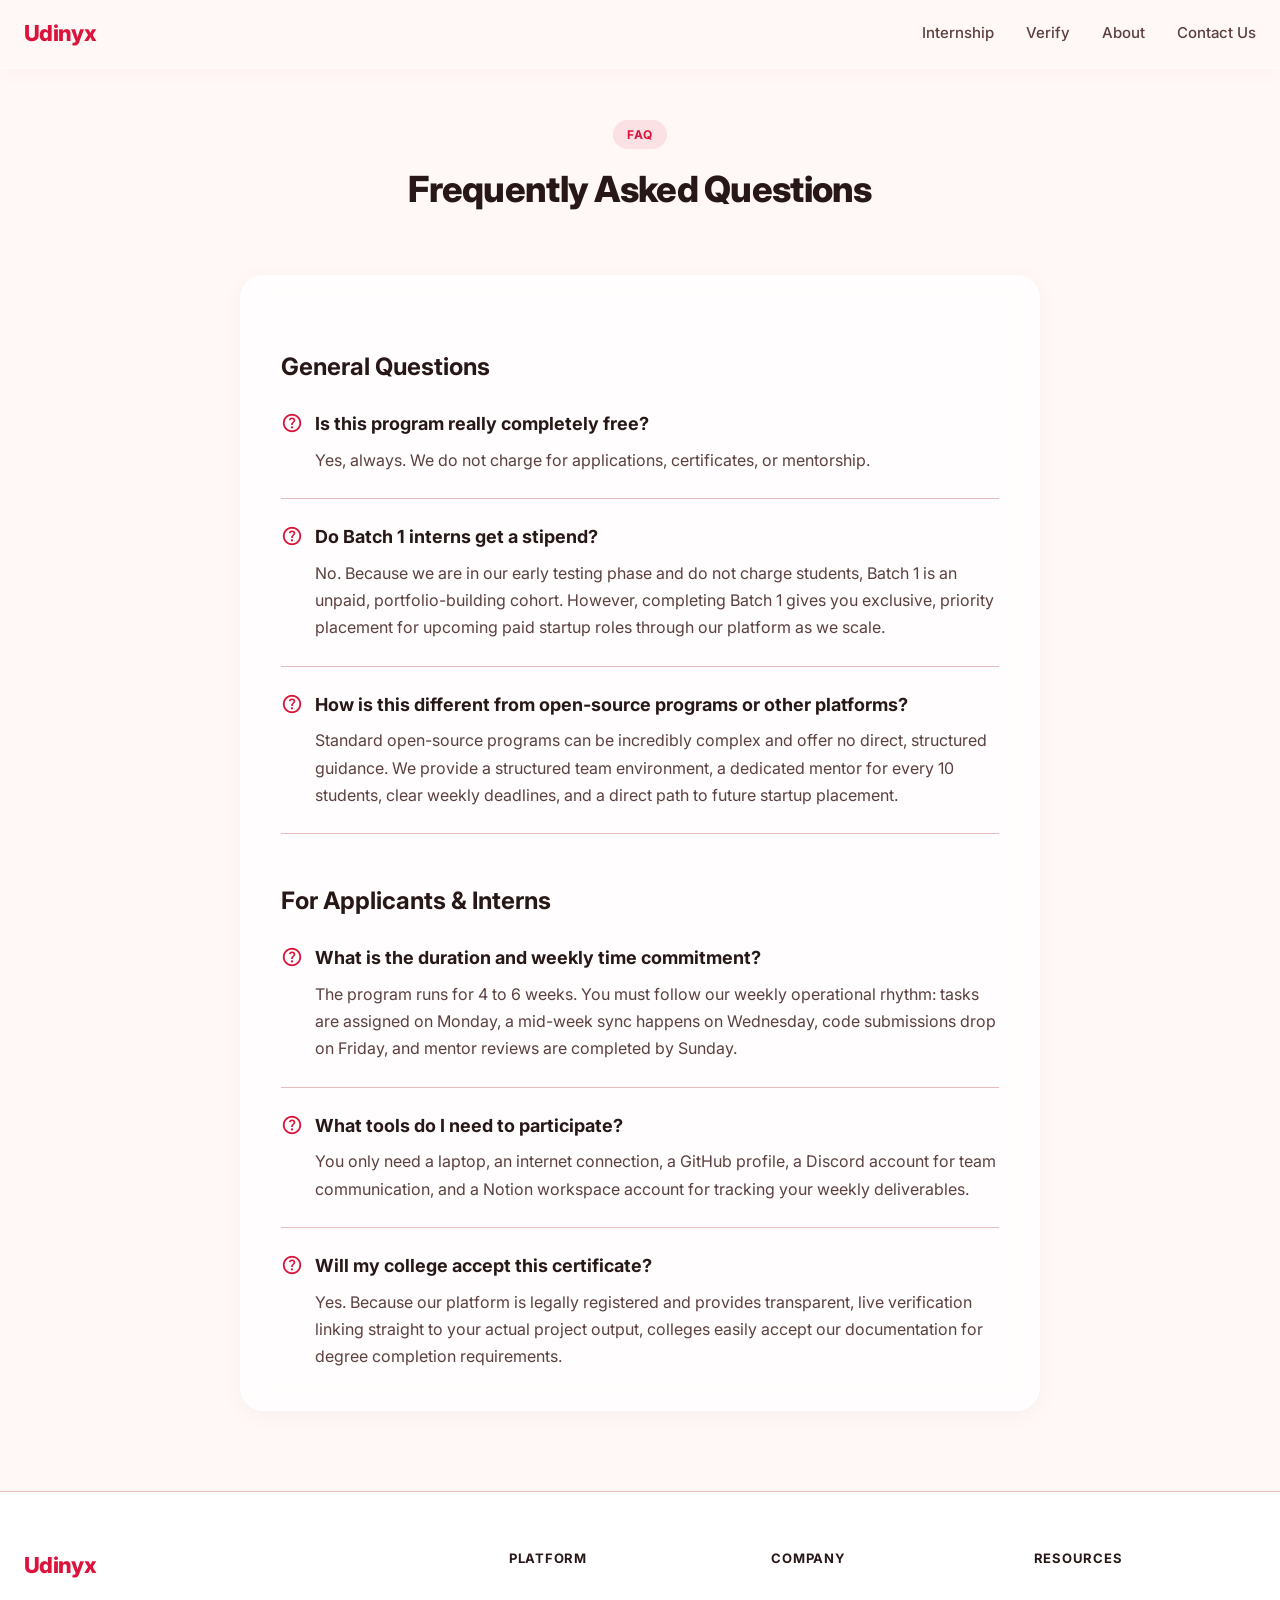
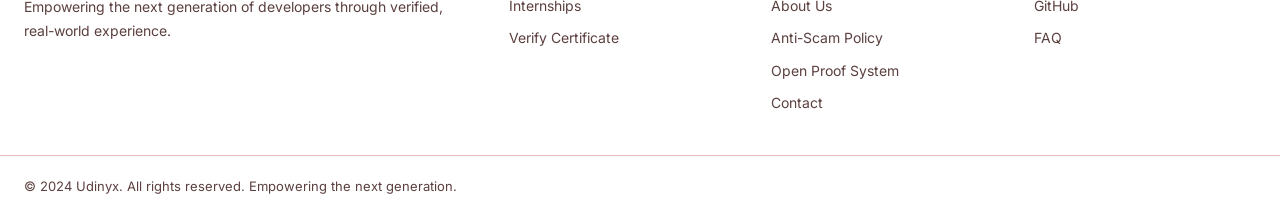
<file: faq.html>
<!DOCTYPE html>
<html lang="en">
<head>
  <meta charset="UTF-8" />
  <meta name="viewport" content="width=device-width, initial-scale=1.0" />
  <title>FAQ – Udinyx</title>
  <link href="https://fonts.googleapis.com/css2?family=Inter:wght@400;500;600;700;800&display=swap" rel="stylesheet" />
  <link href="https://fonts.googleapis.com/css2?family=Material+Symbols+Outlined:opsz,wght,FILL,GRAD@20..48,100..700,0..1,-50..200" rel="stylesheet" />
  <link rel="stylesheet" href="styles.css" />
  <style>
    .page-content {
      max-width: 800px;
      margin: 0 auto;
      background: var(--surface-glass);
      backdrop-filter: blur(12px);
      -webkit-backdrop-filter: blur(12px);
      border: 1.5px solid rgba(255,255,255,0.8);
      border-radius: var(--radius-xl);
      padding: 40px;
      box-shadow: 0 4px 24px rgba(0,0,0,0.04);
    }
    .page-content h3 { color: var(--on-surface); margin: 32px 0 24px; font-size: 24px; }
    
    .faq-item {
      margin-bottom: 24px;
      padding-bottom: 24px;
      border-bottom: 1px solid var(--outline-variant);
    }
    .faq-item:last-child { border-bottom: none; margin-bottom: 0; padding-bottom: 0; }
    
    .faq-q {
      font-weight: 700;
      color: var(--on-surface);
      font-size: 18px;
      margin-bottom: 8px;
      display: flex;
      gap: 12px;
      align-items: flex-start;
    }
    .faq-a {
      color: var(--on-surface-variant);
      font-size: 16px;
      line-height: 1.7;
      padding-left: 34px;
    }
    .q-icon {
      color: var(--crimson);
      font-size: 22px;
      margin-top: 2px;
    }
  </style>
</head>
<body>
  <!-- ====== NAVBAR ====== -->
  <nav class="navbar" id="navbar">
    <div class="nav-inner">
      <a href="index.html" class="nav-logo">Udinyx</a>
      <div class="nav-links" id="navLinks">
        <a href="index.html" class="nav-link">Internship</a>
        <a href="verify.html" class="nav-link">Verify</a>
        <a href="about.html" class="nav-link">About</a>
        <a href="contact.html" class="nav-link">Contact Us</a>
      </div>
      <button class="mobile-menu-btn" id="mobileMenuBtn" aria-label="Open menu">
        <span class="material-symbols-outlined">menu</span>
      </button>
    </div>
  </nav>

  <!-- Mobile Drawer -->
  <div class="mobile-drawer" id="mobileDrawer">
    <div class="drawer-header">
      <span class="nav-logo">Udinyx</span>
      <button class="mobile-menu-btn" id="mobileCloseBtn" aria-label="Close menu">
        <span class="material-symbols-outlined">close</span>
      </button>
    </div>
    <a href="index.html" class="drawer-link">Internship</a>
    <a href="verify.html" class="drawer-link">Verify</a>
    <a href="about.html" class="drawer-link">About</a>
    <a href="contact.html" class="drawer-link">Contact</a>
  </div>
  <div class="drawer-overlay" id="drawerOverlay"></div>

  <main style="padding-top: 120px; padding-bottom: 80px;">
    <div class="container">
      <div class="section-header">
        <span class="section-eyebrow">FAQ</span>
        <h1 class="section-title">Frequently Asked Questions</h1>
      </div>
      <div class="page-content">
        
        <h3>General Questions</h3>
        
        <div class="faq-item">
          <div class="faq-q">
            <span class="material-symbols-outlined q-icon">help</span>
            Is this program really completely free?
          </div>
          <div class="faq-a">Yes, always. We do not charge for applications, certificates, or mentorship.</div>
        </div>

        <div class="faq-item">
          <div class="faq-q">
            <span class="material-symbols-outlined q-icon">help</span>
            Do Batch 1 interns get a stipend?
          </div>
          <div class="faq-a">No. Because we are in our early testing phase and do not charge students, Batch 1 is an unpaid, portfolio-building cohort. However, completing Batch 1 gives you exclusive, priority placement for upcoming paid startup roles through our platform as we scale.</div>
        </div>

        <div class="faq-item">
          <div class="faq-q">
            <span class="material-symbols-outlined q-icon">help</span>
            How is this different from open-source programs or other platforms?
          </div>
          <div class="faq-a">Standard open-source programs can be incredibly complex and offer no direct, structured guidance. We provide a structured team environment, a dedicated mentor for every 10 students, clear weekly deadlines, and a direct path to future startup placement.</div>
        </div>
        
        <h3 style="margin-top: 48px;">For Applicants & Interns</h3>

        <div class="faq-item">
          <div class="faq-q">
            <span class="material-symbols-outlined q-icon">help</span>
            What is the duration and weekly time commitment?
          </div>
          <div class="faq-a">The program runs for 4 to 6 weeks. You must follow our weekly operational rhythm: tasks are assigned on Monday, a mid-week sync happens on Wednesday, code submissions drop on Friday, and mentor reviews are completed by Sunday.</div>
        </div>

        <div class="faq-item">
          <div class="faq-q">
            <span class="material-symbols-outlined q-icon">help</span>
            What tools do I need to participate?
          </div>
          <div class="faq-a">You only need a laptop, an internet connection, a GitHub profile, a Discord account for team communication, and a Notion workspace account for tracking your weekly deliverables.</div>
        </div>

        <div class="faq-item">
          <div class="faq-q">
            <span class="material-symbols-outlined q-icon">help</span>
            Will my college accept this certificate?
          </div>
          <div class="faq-a">Yes. Because our platform is legally registered and provides transparent, live verification linking straight to your actual project output, colleges easily accept our documentation for degree completion requirements.</div>
        </div>

      </div>
    </div>
  </main>

  <!-- ====== FOOTER ====== -->
  <footer class="footer">
    <div class="footer-inner">
      <div class="footer-brand">
        <span class="footer-logo">Udinyx</span>
        <p class="footer-tagline">Empowering the next generation of developers through verified, real-world experience.</p>
      </div>
      <div class="footer-links-col">
        <h5 class="footer-col-title">Platform</h5>
        <a href="index.html" class="footer-link">Internships</a>
        <a href="verify.html" class="footer-link">Verify Certificate</a>
      </div>
      <div class="footer-links-col">
        <h5 class="footer-col-title">Company</h5>
        <a href="about.html" class="footer-link">About Us</a>
        <a href="anti-scam.html" class="footer-link">Anti-Scam Policy</a>
        <a href="open-proof.html" class="footer-link">Open Proof System</a>
        <a href="contact.html" class="footer-link">Contact</a>
      </div>
      <div class="footer-links-col">
        <h5 class="footer-col-title">Resources</h5>
        <a href="https://github.com" class="footer-link">GitHub</a>
        <a href="faq.html" class="footer-link">FAQ</a>
      </div>
    </div>
    <div class="footer-bottom">
      <span>© 2024 Udinyx. All rights reserved. Empowering the next generation.</span>
    </div>
  </footer>
  <script src="main.js"></script>
</body>
</html>
</file>
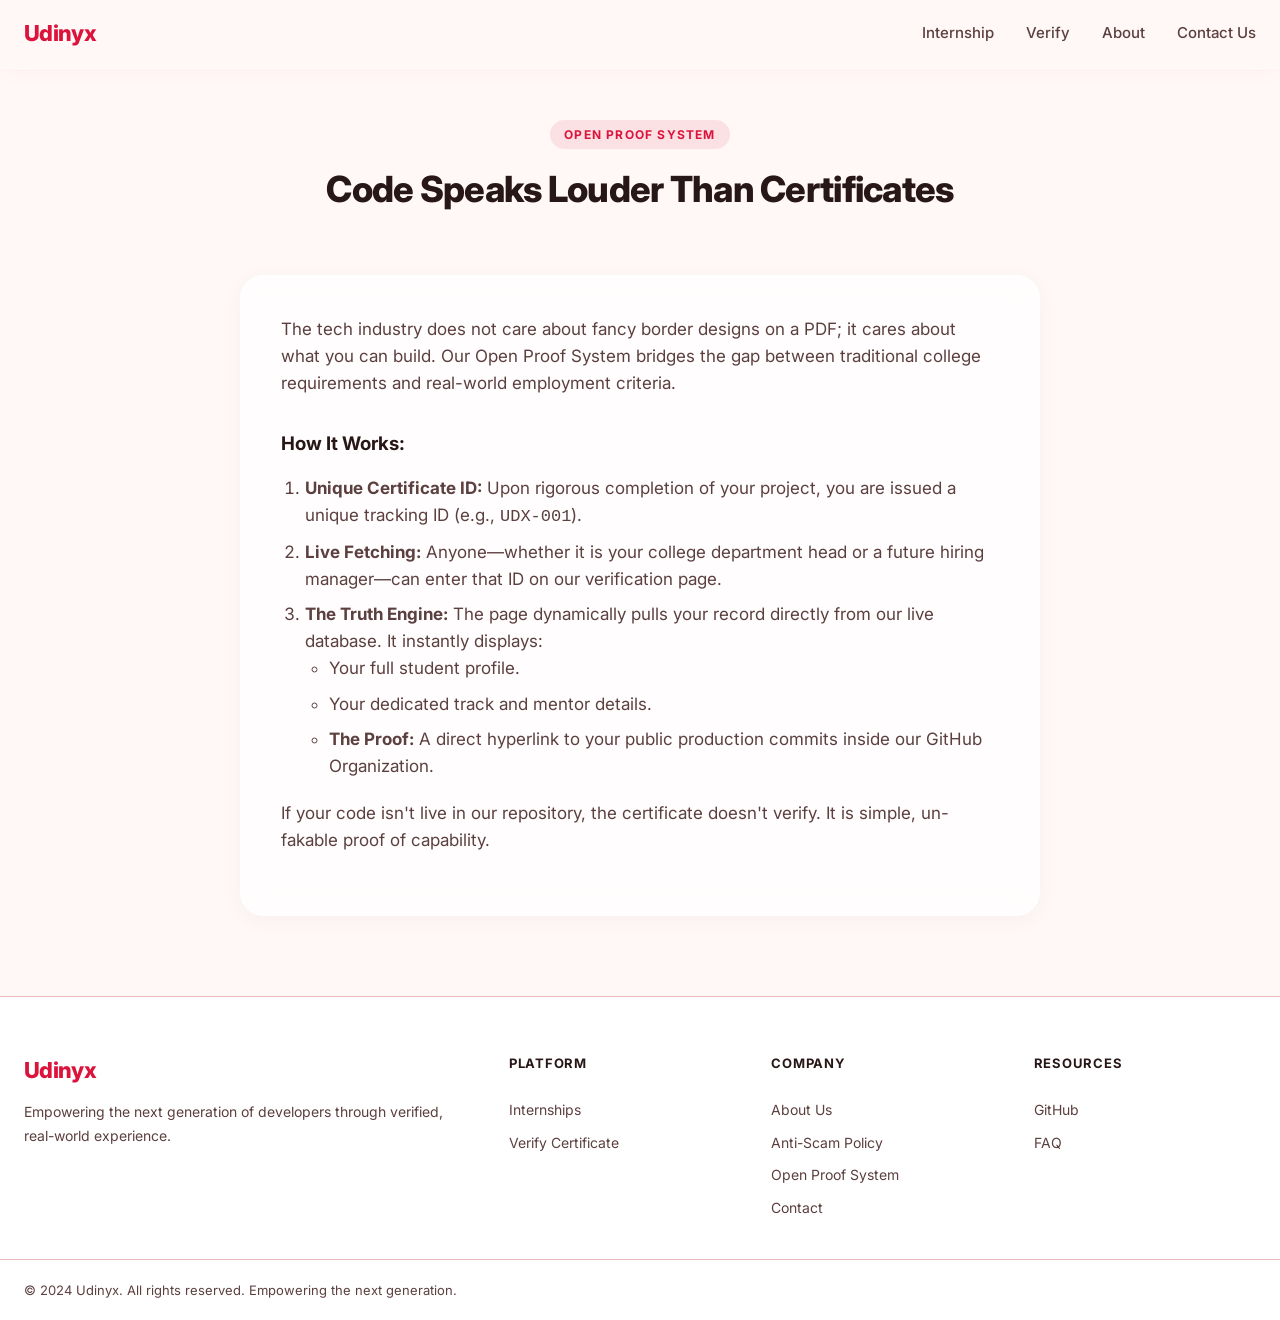
<file: open-proof.html>
<!DOCTYPE html>
<html lang="en">
<head>
  <meta charset="UTF-8" />
  <meta name="viewport" content="width=device-width, initial-scale=1.0" />
  <title>Open Proof System – Udinyx</title>
  <link href="https://fonts.googleapis.com/css2?family=Inter:wght@400;500;600;700;800&display=swap" rel="stylesheet" />
  <link href="https://fonts.googleapis.com/css2?family=Material+Symbols+Outlined:opsz,wght,FILL,GRAD@20..48,100..700,0..1,-50..200" rel="stylesheet" />
  <link rel="stylesheet" href="styles.css" />
  <style>
    .page-content {
      max-width: 800px;
      margin: 0 auto;
      background: var(--surface-glass);
      backdrop-filter: blur(12px);
      -webkit-backdrop-filter: blur(12px);
      border: 1.5px solid rgba(255,255,255,0.8);
      border-radius: var(--radius-xl);
      padding: 40px;
      box-shadow: 0 4px 24px rgba(0,0,0,0.04);
    }
    .page-content h2, .page-content h3 { color: var(--on-surface); margin: 32px 0 16px; }
    .page-content p { color: var(--on-surface-variant); margin-bottom: 20px; font-size: 17px; }
    .page-content ul, .page-content ol { padding-left: 24px; margin-bottom: 20px; color: var(--on-surface-variant); }
    .page-content li { margin-bottom: 8px; font-size: 17px; }
  </style>
</head>
<body>
  <!-- ====== NAVBAR ====== -->
  <nav class="navbar" id="navbar">
    <div class="nav-inner">
      <a href="index.html" class="nav-logo">Udinyx</a>
      <div class="nav-links" id="navLinks">
        <a href="index.html" class="nav-link">Internship</a>
        <a href="verify.html" class="nav-link">Verify</a>
        <a href="about.html" class="nav-link">About</a>
        <a href="contact.html" class="nav-link">Contact Us</a>
      </div>
      <button class="mobile-menu-btn" id="mobileMenuBtn" aria-label="Open menu">
        <span class="material-symbols-outlined">menu</span>
      </button>
    </div>
  </nav>

  <!-- Mobile Drawer -->
  <div class="mobile-drawer" id="mobileDrawer">
    <div class="drawer-header">
      <span class="nav-logo">Udinyx</span>
      <button class="mobile-menu-btn" id="mobileCloseBtn" aria-label="Close menu">
        <span class="material-symbols-outlined">close</span>
      </button>
    </div>
    <a href="index.html" class="drawer-link">Internship</a>
    <a href="verify.html" class="drawer-link">Verify</a>
    <a href="about.html" class="drawer-link">About</a>
    <a href="contact.html" class="drawer-link">Contact</a>
  </div>
  <div class="drawer-overlay" id="drawerOverlay"></div>

  <main style="padding-top: 120px; padding-bottom: 80px;">
    <div class="container">
      <div class="section-header">
        <span class="section-eyebrow">Open Proof System</span>
        <h1 class="section-title">Code Speaks Louder Than Certificates</h1>
      </div>
      <div class="page-content">
        <p>The tech industry does not care about fancy border designs on a PDF; it cares about what you can build. Our Open Proof System bridges the gap between traditional college requirements and real-world employment criteria.</p>
        
        <h3>How It Works:</h3>
        <ol>
          <li><strong>Unique Certificate ID:</strong> Upon rigorous completion of your project, you are issued a unique tracking ID (e.g., <code>UDX-001</code>).</li>
          <li><strong>Live Fetching:</strong> Anyone—whether it is your college department head or a future hiring manager—can enter that ID on our verification page.</li>
          <li><strong>The Truth Engine:</strong> The page dynamically pulls your record directly from our live database. It instantly displays:
            <ul>
              <li>Your full student profile.</li>
              <li>Your dedicated track and mentor details.</li>
              <li><strong>The Proof:</strong> A direct hyperlink to your public production commits inside our GitHub Organization.</li>
            </ul>
          </li>
        </ol>
        
        <p>If your code isn't live in our repository, the certificate doesn't verify. It is simple, un-fakable proof of capability.</p>
      </div>
    </div>
  </main>

  <!-- ====== FOOTER ====== -->
  <footer class="footer">
    <div class="footer-inner">
      <div class="footer-brand">
        <span class="footer-logo">Udinyx</span>
        <p class="footer-tagline">Empowering the next generation of developers through verified, real-world experience.</p>
      </div>
      <div class="footer-links-col">
        <h5 class="footer-col-title">Platform</h5>
        <a href="index.html" class="footer-link">Internships</a>
        <a href="verify.html" class="footer-link">Verify Certificate</a>
      </div>
      <div class="footer-links-col">
        <h5 class="footer-col-title">Company</h5>
        <a href="about.html" class="footer-link">About Us</a>
        <a href="anti-scam.html" class="footer-link">Anti-Scam Policy</a>
        <a href="open-proof.html" class="footer-link">Open Proof System</a>
        <a href="contact.html" class="footer-link">Contact</a>
      </div>
      <div class="footer-links-col">
        <h5 class="footer-col-title">Resources</h5>
        <a href="https://github.com" class="footer-link">GitHub</a>
        <a href="faq.html" class="footer-link">FAQ</a>
      </div>
    </div>
    <div class="footer-bottom">
      <span>© 2024 Udinyx. All rights reserved. Empowering the next generation.</span>
    </div>
  </footer>
  <script src="main.js"></script>
</body>
</html>
</file>
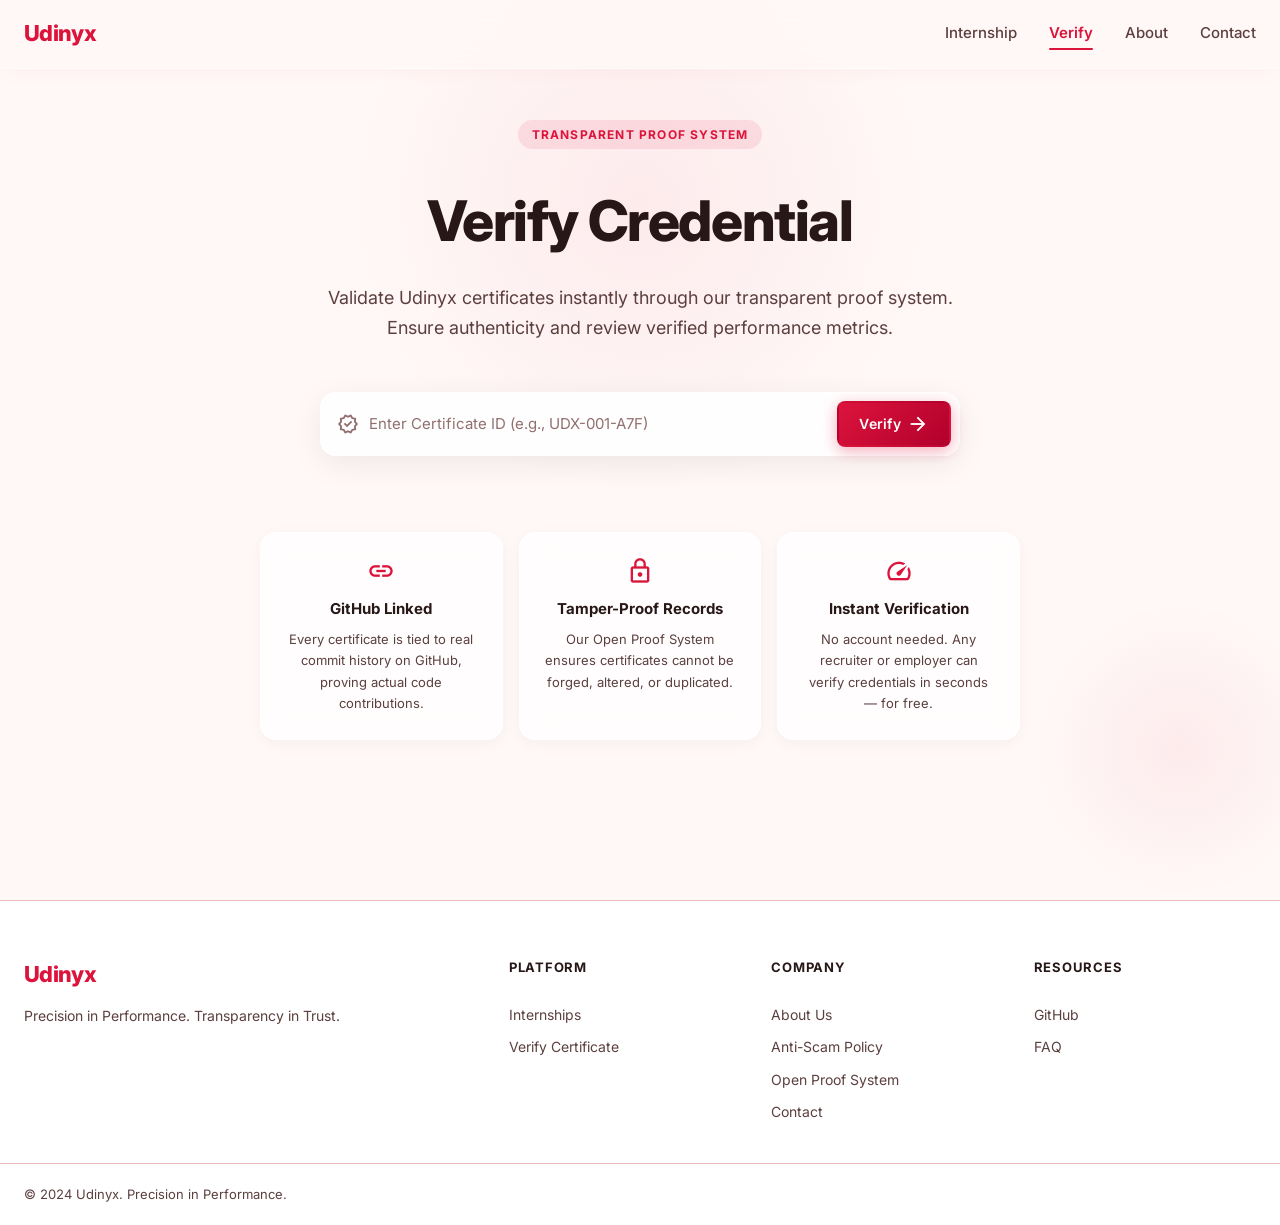
<file: verify.html>
<!DOCTYPE html>
<html lang="en">
<head>
  <meta charset="UTF-8" />
  <meta name="viewport" content="width=device-width, initial-scale=1.0" />
  <title>Verify Certificate – Udinyx</title>
  <meta name="description" content="Validate Udinyx internship certificates instantly through our transparent proof system. Verify authenticity and review performance metrics." />
  <link rel="preconnect" href="https://fonts.googleapis.com" />
  <link rel="preconnect" href="https://fonts.gstatic.com" crossorigin />
  <link href="https://fonts.googleapis.com/css2?family=Inter:wght@400;500;600;700;800&display=swap" rel="stylesheet" />
  <link href="https://fonts.googleapis.com/css2?family=Material+Symbols+Outlined:opsz,wght,FILL,GRAD@20..48,100..700,0..1,-50..200" rel="stylesheet" />
  <link rel="stylesheet" href="styles.css" />

  <style>
    /* ── Project Cards ── */
    .projects-section {
      margin-top: 24px;
      padding: 18px;
      background: rgba(255,255,255,0.82);
      border: 1px solid rgba(220,20,60,0.12);
      border-radius: 24px;
      box-shadow: inset 0 0 0 1px rgba(255,255,255,0.45), 0 20px 50px rgba(220,20,60,0.08);
      backdrop-filter: blur(14px);
    }
    .projects-label {
      font-size: 12px;
      font-weight: 700;
      letter-spacing: 0.14em;
      text-transform: uppercase;
      color: #6d4c52;
      margin-bottom: 16px;
      display: block;
    }
    .project-cards-wrap {
      display: grid;
      grid-template-columns: repeat(auto-fit, minmax(260px, 1fr));
      gap: 16px;
    }
    .project-card {
      position: relative;
      overflow: hidden;
      background: linear-gradient(180deg, rgba(255,255,255,0.90), rgba(255,255,255,0.70));
      border: 1px solid rgba(220,20,60,0.18);
      border-radius: 22px;
      padding: 22px;
      display: flex;
      flex-direction: column;
      gap: 12px;
      transition: transform 0.25s ease, border-color 0.25s ease, box-shadow 0.25s ease;
      box-shadow: 0 18px 40px rgba(220,20,60,0.08);
      backdrop-filter: blur(18px);
      -webkit-backdrop-filter: blur(18px);
    }
    .project-card::before {
      content: '';
      position: absolute;
      inset: 0;
      z-index: 0;
      pointer-events: none;
      background: radial-gradient(circle at top left, rgba(220,20,60,0.16), transparent 32%),
                  radial-gradient(circle at bottom right, rgba(167,139,250,0.12), transparent 22%);
    }
    .project-card:hover {
      transform: translateY(-4px);
      border-color: rgba(220,20,60,0.35);
      box-shadow: 0 24px 60px rgba(220,20,60,0.16);
    }
    .project-card > * { position: relative; z-index: 1; }
    .project-card-header {
      display: flex;
      align-items: flex-start;
      justify-content: space-between;
      gap: 14px;
    }
    .project-card-name {
      font-size: 15px;
      font-weight: 800;
      color: #332828;
      line-height: 1.25;
      letter-spacing: -0.02em;
    }
    .project-card-desc {
      font-size: 13px;
      color: #544444;
      line-height: 1.7;
    }
    .project-tech-chips {
      display: flex;
      flex-wrap: wrap;
      gap: 8px;
      margin-top: 2px;
    }
    .tech-chip {
      font-size: 11px;
      padding: 4px 10px;
      border-radius: 999px;
      background: rgba(220,20,60,0.10);
      color: #b91c1c;
      border: 1px solid rgba(220,20,60,0.18);
      font-weight: 600;
    }
    .project-links {
      display: flex;
      gap: 10px;
      margin-top: 8px;
      flex-wrap: wrap;
    }
    .project-link {
      display: inline-flex;
      align-items: center;
      gap: 6px;
      font-size: 12px;
      color: #6d28d9;
      text-decoration: none;
      padding: 6px 12px;
      border-radius: 999px;
      border: 1px solid rgba(109,40,217,0.2);
      background: rgba(109,40,217,0.06);
      transition: all 0.2s ease;
    }
    .project-link:hover {
      background: rgba(109,40,217,0.14);
      border-color: rgba(109,40,217,0.35);
    }
    .project-link .material-symbols-outlined { font-size: 14px; }
    .project-status-badge {
      font-size: 10px;
      font-weight: 700;
      padding: 5px 11px;
      border-radius: 999px;
      white-space: nowrap;
      letter-spacing: 0.02em;
      background: rgba(255,255,255,0.8);
      border: 1px solid rgba(255,255,255,0.65);
      box-shadow: inset 0 0 0 1px rgba(255,255,255,0.35);
    }
    .status-completed {
      background: rgba(34,197,94,0.16);
      color: #15803d;
      border-color: rgba(34,197,94,0.28);
    }
    .status-ongoing {
      background: rgba(251,191,36,0.16);
      color: #b45309;
      border-color: rgba(251,191,36,0.28);
    }

    /* ── Loading skeleton ── */
    .skeleton {
      background: linear-gradient(90deg,#1e1e1e 25%,#2a2a2a 50%,#1e1e1e 75%);
      background-size: 200% 100%;
      animation: shimmer 1.4s infinite;
      border-radius: 6px;
    }
    @keyframes shimmer { 0%{background-position:200% 0} 100%{background-position:-200% 0} }

    /* ── CORS notice ── */
    .cors-notice {
      font-size: 12px;
      color: #fbbf24;
      background: rgba(234,179,8,0.08);
      border: 1px solid rgba(234,179,8,0.2);
      border-radius: 8px;
      padding: 10px 14px;
      margin-top: 12px;
      display: none;
    }

    /* ── Result hidden by default ── */
    .result-wrap { display: none; }
    .result-wrap.visible { display: block; }
    .hidden { display: none !important; }

    /* ── Spin animation ── */
    @keyframes spin { from{transform:rotate(0deg)} to{transform:rotate(360deg)} }
    .spin { animation: spin 0.8s linear infinite; display: inline-block; }
  </style>
</head>
<body>

  <!-- ====== NAVBAR ====== -->
  <nav class="navbar" id="navbar">
    <div class="nav-inner">
      <a href="index.html" class="nav-logo">Udinyx</a>
      <div class="nav-links" id="navLinks">
        <a href="index.html" class="nav-link">Internship</a>
        <a href="verify.html" class="nav-link active">Verify</a>
        <a href="about.html" class="nav-link">About</a>
        <a href="contact.html" class="nav-link">Contact</a>
      </div>
      <button class="mobile-menu-btn" id="mobileMenuBtn" aria-label="Open menu">
        <span class="material-symbols-outlined">menu</span>
      </button>
    </div>
  </nav>

  <!-- Mobile Drawer -->
  <div class="mobile-drawer" id="mobileDrawer">
    <div class="drawer-header">
      <span class="nav-logo">Udinyx</span>
      <button class="mobile-menu-btn" id="mobileCloseBtn" aria-label="Close menu">
        <span class="material-symbols-outlined">close</span>
      </button>
    </div>
    <a href="index.html" class="drawer-link">Internship</a>
    <a href="verify.html" class="drawer-link active">Verify</a>
    <a href="about.html" class="drawer-link">About</a>
    <a href="contact.html" class="drawer-link">Contact Us</a>
  </div>
  <div class="drawer-overlay" id="drawerOverlay"></div>

  <main class="verify-main">
    <div class="verify-orb"></div>
    <div class="verify-orb verify-orb-2"></div>

    <!-- Header -->
    <div class="verify-header">
      <span class="section-eyebrow">Transparent Proof System</span>
      <h1 class="verify-title">Verify Credential</h1>
      <p class="verify-subtitle">
        Validate Udinyx certificates instantly through our transparent proof system.<br class="desktop-only" />
        Ensure authenticity and review verified performance metrics.
      </p>
    </div>

    <!-- Search bar -->
    <div class="verify-search-wrap">
      <div class="verify-search-box" id="searchBox">
        <span class="material-symbols-outlined search-icon" id="searchIcon">verified</span>
        <input
          type="text"
          id="certInput"
          class="verify-input"
          placeholder="Enter Certificate ID (e.g., UDX-001-A7F)"
          autocomplete="off"
        />
        <button class="btn btn-primary verify-btn" id="verifyBtn">
          <span id="verifyBtnText">Verify</span>
          <span class="material-symbols-outlined" id="verifyBtnIcon">arrow_forward</span>
        </button>
      </div>
      <div class="cors-notice" id="corsNotice">
        ⚠️ Could not connect to live database. Showing demo data. If you are the admin, check your Google Sheet URL configuration.
      </div>
    </div>

    <!-- Result Card -->
    <div class="result-wrap" id="resultWrap">

      <!-- SUCCESS CARD -->
      <div class="result-card hidden" id="resultCard">
        <div class="result-bg-decoration"></div>

        <!-- Card Header -->
        <div class="result-card-header">
          <div class="result-name-block">
            <div class="result-avatar">
              <span class="material-symbols-outlined" style="font-size:32px;color:var(--crimson)">person</span>
            </div>
            <div>
              <h2 class="result-name" id="resultName"></h2>
              <p class="result-cert-id">Credential ID: <strong id="resultCertId"></strong></p>
            </div>
          </div>
          <div class="verified-badge" id="verifiedBadge">
            <span class="material-symbols-outlined" style="font-size:16px">check_circle</span>
            <span>Verified Authentic</span>
          </div>
        </div>

        <!-- Info Grid -->
        <div class="result-info-grid">
          <div class="result-info-panel">
            <span class="result-info-label">Track</span>
            <span class="result-info-value" id="resultTrack"></span>
          </div>
          <div class="result-info-panel">
            <span class="result-info-label">Completion Date</span>
            <span class="result-info-value" id="resultDate"></span>
          </div>
          <div class="result-info-panel">
            <span class="result-info-label">Mentor</span>
            <span class="result-info-value" id="resultMentor"></span>
          </div>
          <div class="result-info-panel">
            <span class="result-info-label">Duration</span>
            <span class="result-info-value" id="resultDuration"></span>
          </div>
          <div class="result-info-panel">
            <span class="result-info-label">Batch</span>
            <span class="result-info-value" id="resultBatch"></span>
          </div>
          <div class="result-info-panel">
            <span class="result-info-label">College</span>
            <span class="result-info-value" id="resultCollege"></span>
          </div>
        </div>

        <!-- Skills Row -->
        <div class="result-skills">
          <span class="result-info-label" style="display:block;margin-bottom:10px">Verified Skills</span>
          <div class="result-skill-chips" id="resultSkills"></div>
        </div>

        <!-- Performance Bars -->
        <div class="result-perf">
          <div class="perf-row">
            <span class="perf-label">Code Quality</span>
            <div class="perf-bar-wrap">
              <div class="perf-bar"><div class="perf-fill" id="perfQuality" style="width:0%"></div></div>
            </div>
            <span class="perf-val" id="perfQualityVal">0%</span>
          </div>
          <div class="perf-row">
            <span class="perf-label">Timeliness</span>
            <div class="perf-bar-wrap">
              <div class="perf-bar"><div class="perf-fill" id="perfTime" style="width:0%"></div></div>
            </div>
            <span class="perf-val" id="perfTimeVal">0%</span>
          </div>
          <div class="perf-row">
            <span class="perf-label">Communication</span>
            <div class="perf-bar-wrap">
              <div class="perf-bar"><div class="perf-fill" id="perfComms" style="width:0%"></div></div>
            </div>
            <span class="perf-val" id="perfCommsVal">0%</span>
          </div>
        </div>

        <!-- Projects Section (dynamic — supports multiple) -->
        <div class="projects-section" id="projectsSection">
          <span class="projects-label">Projects Completed</span>
          <div class="project-cards-wrap" id="projectCards"></div>
        </div>

        <!-- Card Footer -->
        <div class="result-card-footer">
          <button class="btn btn-ghost result-action-btn" id="linkedinBtn" onclick="">
            <span class="material-symbols-outlined">person</span>
            LinkedIn Profile
          </button>
          <button class="btn btn-primary result-action-btn" onclick="window.print()">
            <span class="material-symbols-outlined">download</span>
            Download PDF
          </button>
        </div>
      </div>

      <!-- ERROR CARD -->
      <div class="result-card result-card--error hidden" id="errorCard">
        <div class="error-content">
          <span class="material-symbols-outlined error-icon">error</span>
          <h3 class="error-title">Certificate Not Found</h3>
          <p class="error-text">
            No certificate matching <strong id="errorId"></strong> was found in our records.
            Please check the ID and try again.
          </p>
          <button class="btn btn-outline" onclick="resetForm()">Try Another ID</button>
        </div>
      </div>

    </div><!-- /result-wrap -->

    <!-- Info Cards Below -->
    <div class="verify-info-row">
      <div class="verify-info-card">
        <span class="material-symbols-outlined" style="color:var(--crimson);font-size:28px">link</span>
        <h4>GitHub Linked</h4>
        <p>Every certificate is tied to real commit history on GitHub, proving actual code contributions.</p>
      </div>
      <div class="verify-info-card">
        <span class="material-symbols-outlined" style="color:var(--crimson);font-size:28px">lock</span>
        <h4>Tamper-Proof Records</h4>
        <p>Our Open Proof System ensures certificates cannot be forged, altered, or duplicated.</p>
      </div>
      <div class="verify-info-card">
        <span class="material-symbols-outlined" style="color:var(--crimson);font-size:28px">speed</span>
        <h4>Instant Verification</h4>
        <p>No account needed. Any recruiter or employer can verify credentials in seconds — for free.</p>
      </div>
    </div>
  </main>

  <!-- ====== FOOTER ====== -->
  <footer class="footer" style="margin-top:0">
    <div class="footer-inner">
      <div class="footer-brand">
        <span class="footer-logo">Udinyx</span>
        <p class="footer-tagline">Precision in Performance. Transparency in Trust.</p>
      </div>
      <div class="footer-links-col">
        <h5 class="footer-col-title">Platform</h5>
        <a href="index.html" class="footer-link">Internships</a>
        <a href="verify.html" class="footer-link">Verify Certificate</a>
      </div>
      <div class="footer-links-col">
        <h5 class="footer-col-title">Company</h5>
        <a href="about.html" class="footer-link">About Us</a>
        <a href="anti-scam.html" class="footer-link">Anti-Scam Policy</a>
        <a href="open-proof.html" class="footer-link">Open Proof System</a>
        <a href="contact.html" class="footer-link">Contact</a>
      </div>
      <div class="footer-links-col">
        <h5 class="footer-col-title">Resources</h5>
        <a href="https://github.com" class="footer-link">GitHub</a>
        <a href="faq.html" class="footer-link">FAQ</a>
      </div>
    </div>
    <div class="footer-bottom">
      <span>© 2024 Udinyx. Precision in Performance.</span>
    </div>
  </footer>

  <script>
    // ══════════════════════════════════════════════════════════
    // CONFIGURATION — REPLACE THESE WITH YOUR ACTUAL SHEET IDs
    // ══════════════════════════════════════════════════════════

    // Step 1: Publish your Google Sheet as CSV (File > Share > Publish to web > CSV)
    // Step 2: Get your Sheet ID from the URL
    // Step 3: Replace YOUR_SHEET_ID below

    // Sheet 1: certificates tab (gid=0 is first sheet, change if needed)
   const CERT_SHEET_URL = 'https://docs.google.com/spreadsheets/d/e/2PACX-1vSeIAdwbEERHV8M_DpdHbj-EJZWtSR318t0LK1deXF6C_CK6k8Y7neAI7AHkkexCRc2hlPVHSttJCNu/pub?gid=1777263371&single=true&output=csv';
   const PROJ_SHEET_URL = 'https://docs.google.com/spreadsheets/d/e/2PACX-1vSeIAdwbEERHV8M_DpdHbj-EJZWtSR318t0LK1deXF6C_CK6k8Y7neAI7AHkkexCRc2hlPVHSttJCNu/pub?gid=1305443429&single=true&output=csv';


    // ══════════════════════════════════════════════════════════
    // FALLBACK DEMO DATA — shown if sheet fetch fails
    // Remove or update once your sheet is configured
    // ══════════════════════════════════════════════════════════
    const DEMO_CERTS = {
      'UDX-9982-A7F': {
        cert_id: 'UDX-9982-A7F',
        name: 'Alex Mercer',
        track: 'Full Stack Development',
        mentor_name: 'Priya Sharma · Udinyx',
        duration: '8 Weeks · Full Remote',
        completion_date: 'November 12, 2023',
        batch: 'Batch-1',
        college: 'IIT Delhi',
        skills: 'React.js,Node.js,PostgreSQL,Docker,System Design',
        code_quality: '88',
        timeliness: '95',
        communication: '90',
        linkedin: 'https://linkedin.com'
      },
      'UDX-4471-B2C': {
        cert_id: 'UDX-4471-B2C',
        name: 'Ananya Singh',
        track: 'AI / Machine Learning',
        mentor_name: 'Arjun Mehta · Udinyx',
        duration: '6 Weeks · Full Remote',
        completion_date: 'February 28, 2024',
        batch: 'Batch-1',
        college: 'NIT Trichy',
        skills: 'Python,FastAPI,TensorFlow,React,AWS',
        code_quality: '94',
        timeliness: '91',
        communication: '97',
        linkedin: 'https://linkedin.com'
      }
    };

    const DEMO_PROJECTS = {
      'UDX-9982-A7F': [
        {
          project_name: 'Full-Stack E-Commerce Platform',
          description: 'Built a complete e-commerce system with cart, payments, and admin panel.',
          tech_stack: 'React.js,Node.js,PostgreSQL,Stripe',
          github_repo: 'https://github.com',
          live_url: 'https://example.com',
          status: 'completed'
        },
        {
          project_name: 'Real-Time Chat System',
          description: 'Scalable WebSocket-based chat with rooms and message persistence.',
          tech_stack: 'Node.js,Socket.io,Redis,Docker',
          github_repo: 'https://github.com',
          live_url: '',
          status: 'completed'
        }
      ],
      'UDX-4471-B2C': [
        {
          project_name: 'AI Analytics Dashboard',
          description: 'ML-powered dashboard predicting user behaviour from CSV data uploads.',
          tech_stack: 'Python,FastAPI,TensorFlow,React',
          github_repo: 'https://github.com',
          live_url: 'https://example.com',
          status: 'completed'
        }
      ]
    };

    // ══════════════════════════════════════════════════════════
    // CSV PARSER
    // ══════════════════════════════════════════════════════════
    function parseCSV(text) {
      const lines = text.trim().split('\n');
      if (lines.length < 2) return [];
      const headers = lines[0].split(',').map(h => h.trim().replace(/^"|"$/g, '').toLowerCase());
      const rows = [];
      for (let i = 1; i < lines.length; i++) {
        const vals = [];
        let cur = '';
        let inQ = false;
        for (const ch of lines[i]) {
          if (ch === '"') { inQ = !inQ; continue; }
          if (ch === ',' && !inQ) { vals.push(cur.trim()); cur = ''; continue; }
          cur += ch;
        }
        vals.push(cur.trim());
        const obj = {};
        headers.forEach((h, idx) => { obj[h] = (vals[idx] || '').trim(); });
        rows.push(obj);
      }
      return rows;
    }

    // ══════════════════════════════════════════════════════════
    // DATA FETCHERS
    // ══════════════════════════════════════════════════════════
    let certCache = null;
    let projCache = null;
    let usedDemo = false;

    async function fetchCerts() {
      if (certCache) return certCache;
      try {
        const res = await fetch(CERT_SHEET_URL + '&t=' + Date.now());
        if (!res.ok) throw new Error('fetch failed');
        const text = await res.text();
        const rows = parseCSV(text);
        certCache = {};
        rows.forEach(r => { if (r.cert_id) certCache[r.cert_id.toUpperCase()] = r; });
        return certCache;
      } catch (e) {
        console.warn('Sheet fetch failed, using demo data:', e);
        usedDemo = true;
        document.getElementById('corsNotice').style.display = 'block';
        return DEMO_CERTS;
      }
    }

    async function fetchProjects() {
      if (projCache) return projCache;
      if (usedDemo) return DEMO_PROJECTS;
      try {
        const res =  await fetch(PROJ_SHEET_URL + '&t=' + Date.now());
        if (!res.ok) throw new Error('fetch failed');
        const text = await res.text();
        const rows = parseCSV(text);
        projCache = {};
        rows.forEach(r => {
          const id = (r.intern_id || '').toUpperCase();
          if (!id) return;
          if (!projCache[id]) projCache[id] = [];
          projCache[id].push(r);
        });
        return projCache;
      } catch (e) {
        console.warn('Projects fetch failed:', e);
        return DEMO_PROJECTS;
      }
    }

    // ══════════════════════════════════════════════════════════
    // UI HELPERS
    // ══════════════════════════════════════════════════════════
    function setLoadingState(loading) {
      const btn = document.getElementById('verifyBtn');
      const btnText = document.getElementById('verifyBtnText');
      const btnIcon = document.getElementById('verifyBtnIcon');
      const box = document.getElementById('searchBox');
      btn.disabled = loading;
      if (loading) {
        btnText.textContent = 'Verifying...';
        btnIcon.textContent = 'sync';
        btnIcon.classList.add('spin');
        box.classList.add('loading');
      } else {
        btnText.textContent = 'Verify';
        btnIcon.textContent = 'arrow_forward';
        btnIcon.classList.remove('spin');
        box.classList.remove('loading');
      }
    }

    function animateBars(quality, time, comms) {
      const items = [
        { fill: 'perfQuality', val: 'perfQualityVal', pct: quality },
        { fill: 'perfTime',    val: 'perfTimeVal',    pct: time    },
        { fill: 'perfComms',   val: 'perfCommsVal',   pct: comms   }
      ];
      items.forEach(({ fill, val, pct }, i) => {
        const el = document.getElementById(fill);
        const valEl = document.getElementById(val);
        el.style.width = '0%';
        setTimeout(() => {
          el.style.width = pct + '%';
          valEl.textContent = pct + '%';
        }, 200 + i * 130);
      });
    }

    function renderProjects(projects) {
      const wrap = document.getElementById('projectCards');
      const section = document.getElementById('projectsSection');
      if (!projects || projects.length === 0) {
        section.style.display = 'none';
        return;
      }
      section.style.display = 'block';
      wrap.innerHTML = projects.map(p => {
        const techs = (p.tech_stack || '').split(',').map(t => t.trim()).filter(Boolean);
        const techChips = techs.map(t => `<span class="tech-chip">${t}</span>`).join('');
        const statusClass = p.status === 'completed' ? 'status-completed' : 'status-ongoing';
        const statusText = p.status === 'completed' ? 'Completed' : 'Ongoing';
        const githubLink = p.github_repo
          ? `<a class="project-link" href="${p.github_repo}" target="_blank" rel="noopener">
               <span class="material-symbols-outlined">code</span> GitHub
             </a>` : '';
        const liveLink = p.live_url
          ? `<a class="project-link" href="${p.live_url}" target="_blank" rel="noopener">
               <span class="material-symbols-outlined">open_in_new</span> Live Demo
             </a>` : '';
        return `
          <div class="project-card">
            <div class="project-card-header">
              <span class="project-card-name">${p.project_name || 'Untitled Project'}</span>
              <span class="project-status-badge ${statusClass}">${statusText}</span>
            </div>
            ${p.description ? `<p class="project-card-desc">${p.description}</p>` : ''}
            ${techs.length ? `<div class="project-tech-chips">${techChips}</div>` : ''}
            ${(githubLink || liveLink) ? `<div class="project-links">${githubLink}${liveLink}</div>` : ''}
          </div>`;
      }).join('');
    }

    function showSuccess(cert, projects, certId) {
      const skills = (cert.skills || '').split(',').map(s => s.trim()).filter(Boolean);
      document.getElementById('resultName').textContent = cert.name || '—';
      document.getElementById('resultCertId').textContent = certId;
      document.getElementById('resultTrack').textContent = cert.track || '—';
      document.getElementById('resultDate').textContent = cert.completion_date || '—';
      document.getElementById('resultMentor').textContent = cert.mentor_name || '—';
      document.getElementById('resultDuration').textContent = cert.duration || '—';
      document.getElementById('resultBatch').textContent = cert.batch || '—';
      document.getElementById('resultCollege').textContent = cert.college || '—';

      document.getElementById('resultSkills').innerHTML = skills.length
        ? skills.map(s => `<span class="skill-chip skill-chip--verified">${s}</span>`).join('')
        : '<span style="color:#666;font-size:13px">No skills recorded</span>';

      animateBars(
        parseInt(cert.code_quality) || 0,
        parseInt(cert.timeliness) || 0,
        parseInt(cert.communication) || 0
      );

      const linkedinBtn = document.getElementById('linkedinBtn');
      if (cert.linkedin) {
        linkedinBtn.onclick = () => window.open(cert.linkedin, '_blank');
        linkedinBtn.style.display = '';
      } else {
        linkedinBtn.style.display = 'none';
      }

      renderProjects(projects);

      document.getElementById('resultCard').classList.remove('hidden');
      document.getElementById('errorCard').classList.add('hidden');
      document.getElementById('resultWrap').classList.add('visible');
      document.getElementById('resultCard').classList.add('result-pop');
      setTimeout(() => document.getElementById('resultCard').classList.remove('result-pop'), 500);
    }

    function showError(certId) {
      document.getElementById('errorId').textContent = certId;
      document.getElementById('errorCard').classList.remove('hidden');
      document.getElementById('resultCard').classList.add('hidden');
      document.getElementById('resultWrap').classList.add('visible');
    }

    // ══════════════════════════════════════════════════════════
    // MAIN VERIFY FUNCTION
    // ══════════════════════════════════════════════════════════
    async function doVerify() {
      const input = document.getElementById('certInput');
      const certId = input.value.trim().toUpperCase();
      if (!certId) { input.focus(); return; }

      setLoadingState(true);
      document.getElementById('resultWrap').classList.remove('visible');

      try {
        const [certs, projects] = await Promise.all([fetchCerts(), fetchProjects()]);
        setLoadingState(false);

        const cert = certs[certId];
        if (cert) {
          const internProjects = projects[certId] || [];
          showSuccess(cert, internProjects, certId);
        } else {
          showError(certId);
        }
      } catch (err) {
        setLoadingState(false);
        showError(certId);
        console.error(err);
      }

      document.getElementById('resultWrap').scrollIntoView({ behavior: 'smooth', block: 'start' });
    }

    // ══════════════════════════════════════════════════════════
    // EVENT LISTENERS & UTILITIES
    // ══════════════════════════════════════════════════════════
    document.getElementById('verifyBtn').addEventListener('click', doVerify);
    document.getElementById('certInput').addEventListener('keydown', e => {
      if (e.key === 'Enter') doVerify();
    });

    function useSampleId(id) {
      document.getElementById('certInput').value = id;
      document.getElementById('certInput').focus();
    }
    window.useSampleId = useSampleId;

    function resetForm() {
      document.getElementById('certInput').value = '';
      document.getElementById('resultWrap').classList.remove('visible');
      document.getElementById('certInput').focus();
    }
    window.resetForm = resetForm;

    // URL param support — verify.html?id=UDX-001-A7F
    window.addEventListener('load', () => {
      const params = new URLSearchParams(window.location.search);
      const id = params.get('id');
      if (id) {
        document.getElementById('certInput').value = id;
        doVerify();
      }
    });
  </script>
  <script src="main.js"></script>
</body>
</html>
</file>
<file: styles.css>
/* ============================================================
   UDINYX – Global Styles
   Design System: Minimalist Glassmorphism · Crimson Primary
   Font: Inter · Material Symbols
   ============================================================ */

/* ---- Google Font Import ---- */
@import url('https://fonts.googleapis.com/css2?family=Inter:wght@400;500;600;700;800&display=swap');

/* ============================================================
   CSS VARIABLES / DESIGN TOKENS
   ============================================================ */
:root {
  /* Primary Palette */
  --crimson: #DC143C;
  --crimson-dark: #B1002C;
  --crimson-light: #FF4D6D;
  --crimson-container: #DC143C;
  --crimson-10: rgba(220, 20, 60, 0.10);
  --crimson-20: rgba(220, 20, 60, 0.20);
  --crimson-30: rgba(220, 20, 60, 0.30);
  --crimson-glow: 0 0 20px rgba(220, 20, 60, 0.30);

  /* Surface */
  --surface: #fff8f7;
  --surface-container: #ffe9e8;
  --surface-container-low: #fff0f0;
  --surface-container-high: #ffe1e1;
  --surface-container-highest: #fcdbda;
  --surface-dim: #f3d3d2;
  --background: #fff8f7;
  --surface-glass: rgba(255, 255, 255, 0.75);
  --surface-glass-hover: rgba(255, 255, 255, 0.90);

  /* Text */
  --on-surface: #281717;
  --on-surface-variant: #5c3f3f;
  --on-primary: #ffffff;

  /* Outline */
  --outline: #916f6e;
  --outline-variant: #e6bdbc;

  /* Semantic */
  --success: #22c55e;
  --warning: #f59e0b;

  /* Typography */
  --font: 'Inter', -apple-system, BlinkMacSystemFont, sans-serif;
  --fs-hero: clamp(36px, 5vw, 56px);
  --fs-h2: clamp(24px, 3vw, 36px);
  --fs-h3: 22px;
  --fs-h4: 17px;
  --fs-body-lg: 18px;
  --fs-body: 16px;
  --fs-sm: 14px;
  --fs-xs: 12px;

  /* Spacing */
  --sp-xs: 4px;
  --sp-sm: 12px;
  --sp-md: 24px;
  --sp-lg: 48px;
  --sp-xl: 80px;
  --container: 1280px;
  --gutter: 24px;
  --radius: 8px;
  --radius-lg: 16px;
  --radius-xl: 24px;
  --radius-full: 9999px;

  /* Animation */
  --ease: cubic-bezier(0.23, 1, 0.32, 1);
  --transition: 0.3s var(--ease);
}

/* ============================================================
   RESET & BASE
   ============================================================ */
*, *::before, *::after { box-sizing: border-box; margin: 0; padding: 0; }

html {
  scroll-behavior: smooth;
  -webkit-font-smoothing: antialiased;
  -moz-osx-font-smoothing: grayscale;
}

body {
  font-family: var(--font);
  background: var(--background);
  color: var(--on-surface);
  min-height: 100vh;
  overflow-x: hidden;
  line-height: 1.6;
}

::selection { background: var(--crimson-20); color: var(--crimson-dark); }

a { text-decoration: none; color: inherit; }

img { max-width: 100%; display: block; }

button { cursor: pointer; font-family: var(--font); border: none; background: none; }

/* ============================================================
   UTILITY CLASSES
   ============================================================ */
.desktop-only { display: none; }
@media (min-width: 768px) { .desktop-only { display: inline; } }

.hidden { display: none !important; }

.container {
  width: 100%;
  max-width: var(--container);
  margin: 0 auto;
  padding: 0 var(--gutter);
}

/* ============================================================
   MATERIAL SYMBOLS
   ============================================================ */
.material-symbols-outlined {
  font-variation-settings: 'FILL' 0, 'wght' 400, 'GRAD' 0, 'opsz' 24;
  vertical-align: middle;
  font-size: 22px;
  line-height: 1;
  display: inline-flex;
  align-items: center;
}

.text-crimson { color: var(--crimson); }

/* ============================================================
   BUTTONS
   ============================================================ */
.btn {
  display: inline-flex;
  align-items: center;
  gap: 6px;
  font-family: var(--font);
  font-size: var(--fs-sm);
  font-weight: 600;
  letter-spacing: 0.02em;
  border-radius: var(--radius);
  padding: 10px 20px;
  transition: all var(--transition);
  white-space: nowrap;
  cursor: pointer;
  border: 2px solid transparent;
  position: relative;
  overflow: hidden;
}

.btn::after {
  content: '';
  position: absolute;
  inset: 0;
  background: rgba(255,255,255,0.15);
  opacity: 0;
  transition: opacity var(--transition);
}
.btn:hover::after { opacity: 1; }

.btn-primary {
  background: linear-gradient(135deg, var(--crimson), #B1002C);
  color: var(--on-primary);
  box-shadow: 0 4px 15px rgba(220, 20, 60, 0.35);
}
.btn-primary:hover {
  transform: translateY(-2px);
  box-shadow: 0 8px 25px rgba(220, 20, 60, 0.45);
}
.btn-primary:active { transform: scale(0.97); }

.btn-outline {
  background: transparent;
  border: 2px solid var(--crimson);
  color: var(--crimson);
}
.btn-outline:hover {
  background: var(--crimson-10);
  transform: translateY(-1px);
}

.btn-ghost {
  background: var(--surface-glass);
  border: 1.5px solid var(--outline-variant);
  color: var(--on-surface-variant);
  backdrop-filter: blur(8px);
}
.btn-ghost:hover {
  background: white;
  border-color: var(--outline);
  color: var(--on-surface);
}

.btn-lg {
  font-size: 15px;
  padding: 14px 28px;
  border-radius: var(--radius-lg);
}

.btn-sm {
  font-size: 13px;
  padding: 8px 16px;
}

/* ============================================================
   NAVBAR
   ============================================================ */
.navbar {
  position: fixed;
  top: 0;
  left: 0;
  right: 0;
  z-index: 100;
  background: rgba(255, 248, 247, 0.82);
  backdrop-filter: blur(20px);
  -webkit-backdrop-filter: blur(20px);
  border-bottom: 1px solid rgba(255,255,255,0.5);
  box-shadow: 0 2px 20px rgba(220, 20, 60, 0.04);
  transition: box-shadow 0.3s ease, opacity 0.35s ease;
}
body.drawer-open .navbar {
  opacity: 0;
  pointer-events: none;
}
.navbar.scrolled {
  box-shadow: 0 4px 30px rgba(0,0,0,0.08);
}

.nav-inner {
  max-width: var(--container);
  margin: 0 auto;
  padding: 0 var(--gutter);
  height: 68px;
  display: flex;
  align-items: center;
  justify-content: space-between;
  gap: var(--gutter);
}

.nav-logo {
  font-size: 22px;
  font-weight: 800;
  color: var(--crimson);
  letter-spacing: -0.03em;
  flex-shrink: 0;
}

.nav-links {
  display: flex;
  gap: 32px;
  align-items: center;
}
@media (max-width: 768px) {
  .nav-links { display: none; }
}

.nav-link {
  font-size: 15px;
  font-weight: 500;
  color: var(--on-surface-variant);
  transition: color var(--transition);
  padding-bottom: 3px;
  position: relative;
}
.nav-link::after {
  content: '';
  position: absolute;
  bottom: -2px;
  left: 0;
  width: 0;
  height: 2px;
  background: var(--crimson);
  border-radius: 2px;
  transition: width var(--transition);
}
.nav-link:hover { color: var(--crimson); }
.nav-link:hover::after, .nav-link.active::after { width: 100%; }
.nav-link.active { color: var(--crimson); font-weight: 600; }

.nav-cta { display: none; }
@media (min-width: 768px) { .nav-cta { display: inline-flex; } }

.mobile-menu-btn {
  display: flex;
  align-items: center;
  justify-content: center;
  color: var(--crimson);
  padding: 6px;
  border-radius: var(--radius);
  transition: background var(--transition);
}
.mobile-menu-btn:hover { background: var(--crimson-10); }
@media (min-width: 768px) { .mobile-menu-btn { display: none; } }

/* Mobile drawer */
.mobile-drawer {
  position: fixed;
  top: 0;
  right: -100%;
  width: min(320px, 85vw);
  height: 100vh;
  background: white;
  z-index: 200;
  padding: 24px;
  display: flex;
  flex-direction: column;
  box-shadow: -8px 0 40px rgba(0,0,0,0.12);
  transition: right 0.35s var(--ease);
}
.mobile-drawer.open { right: 0; }

.drawer-overlay {
  position: fixed;
  inset: 0;
  background: rgba(0,0,0,0.35);
  z-index: 150;
  opacity: 0;
  pointer-events: none;
  transition: opacity 0.35s ease;
}
.drawer-overlay.show { opacity: 1; pointer-events: auto; }

.drawer-header {
  display: flex;
  justify-content: space-between;
  align-items: center;
  margin-bottom: 32px;
}
.drawer-link {
  display: block;
  padding: 14px 0;
  font-size: 17px;
  font-weight: 500;
  color: var(--on-surface-variant);
  border-bottom: 1px solid var(--outline-variant);
  transition: color var(--transition);
}
.drawer-link:hover, .drawer-link.active { color: var(--crimson); }

/* ============================================================
   HERO SECTION
   ============================================================ */
.hero-section {
  min-height: 100vh;
  display: flex;
  align-items: center;
  position: relative;
  overflow: hidden;
  padding: 120px var(--gutter) 80px;
}

.hero-orb {
  position: absolute;
  width: 700px;
  height: 700px;
  background: radial-gradient(circle, rgba(220, 20, 60, 0.08) 0%, transparent 70%);
  border-radius: 50%;
  top: -150px;
  left: 50%;
  transform: translateX(-50%);
  pointer-events: none;
  animation: orbPulse 6s ease-in-out infinite;
}
.hero-orb-2 {
  width: 400px;
  height: 400px;
  top: auto;
  bottom: -100px;
  right: -100px;
  left: auto;
  transform: none;
  background: radial-gradient(circle, rgba(220, 20, 60, 0.05) 0%, transparent 70%);
  animation-delay: 3s;
}

@keyframes orbPulse {
  0%, 100% { opacity: 0.6; transform: translateX(-50%) scale(1); }
  50% { opacity: 1; transform: translateX(-50%) scale(1.05); }
}

.hero-content {
  display: flex;
  flex-direction: column;
  align-items: center;
  text-align: center;
  max-width: 800px;
  margin: 0 auto;
  position: relative;
  z-index: 2;
}

.hero-badge {
  display: inline-flex;
  align-items: center;
  gap: 6px;
  background: var(--surface-glass);
  backdrop-filter: blur(12px);
  border: 1.5px solid rgba(220, 20, 60, 0.25);
  color: var(--crimson);
  font-size: 13px;
  font-weight: 600;
  letter-spacing: 0.04em;
  padding: 7px 16px;
  border-radius: var(--radius-full);
  margin-bottom: 28px;
  box-shadow: var(--crimson-glow);
  animation: fadeDown 0.6s var(--ease) both;
}

.hero-headline {
  font-size: var(--fs-hero);
  font-weight: 800;
  line-height: 1.08;
  letter-spacing: -0.025em;
  color: var(--on-surface);
  margin-bottom: 24px;
  animation: fadeDown 0.7s var(--ease) 0.1s both;
}

.headline-accent {
  color: var(--crimson);
  position: relative;
  display: inline-block;
}
.headline-accent::after {
  content: '';
  position: absolute;
  bottom: -5px;
  left: 0;
  width: 100%;
  height: 4px;
  background: linear-gradient(90deg, var(--crimson), transparent);
  border-radius: 2px;
  opacity: 0.5;
}

.hero-subtext {
  font-size: var(--fs-body-lg);
  color: var(--on-surface-variant);
  max-width: 600px;
  line-height: 1.75;
  margin-bottom: 36px;
  animation: fadeDown 0.7s var(--ease) 0.2s both;
}

.hero-cta-group {
  display: flex;
  flex-wrap: wrap;
  gap: 14px;
  justify-content: center;
  margin-bottom: 48px;
  animation: fadeDown 0.7s var(--ease) 0.3s both;
}

.hero-stats {
  display: flex;
  align-items: center;
  gap: 32px;
  animation: fadeDown 0.7s var(--ease) 0.4s both;
  background: var(--surface-glass);
  backdrop-filter: blur(16px);
  border: 1px solid rgba(255,255,255,0.7);
  border-radius: var(--radius-full);
  padding: 16px 32px;
  box-shadow: 0 4px 24px rgba(0,0,0,0.05);
}
.stat-item { text-align: center; }
.stat-number { display: block; font-size: 24px; font-weight: 800; color: var(--crimson); line-height: 1; }
.stat-label { display: block; font-size: 12px; color: var(--on-surface-variant); margin-top: 4px; font-weight: 500; }
.stat-divider { width: 1px; height: 40px; background: var(--outline-variant); }

/* Floating Glass Cards */
.hero-float-card {
  position: absolute;
  display: flex;
  align-items: center;
  gap: 12px;
  background: var(--surface-glass);
  backdrop-filter: blur(20px);
  -webkit-backdrop-filter: blur(20px);
  border: 1px solid rgba(255,255,255,0.9);
  border-radius: var(--radius-lg);
  padding: 14px 18px;
  box-shadow: 0 8px 32px rgba(0,0,0,0.08);
  animation: floatCard 4s ease-in-out infinite;
  z-index: 3;
  display: none;
}
@media (min-width: 1100px) { .hero-float-card { display: flex; } }

.card-a { top: 38%; left: 3%; animation-delay: 0s; }
.card-b { bottom: 28%; right: 3%; animation-delay: 2s; }

.float-card-title { font-size: 14px; font-weight: 600; color: var(--on-surface); }
.float-card-sub { font-size: 12px; color: var(--on-surface-variant); }

@keyframes floatCard {
  0%, 100% { transform: translateY(0px); }
  50% { transform: translateY(-10px); }
}

@keyframes fadeDown {
  from { opacity: 0; transform: translateY(-20px); }
  to { opacity: 1; transform: translateY(0); }
}

/* ============================================================
   TRUST BAR
   ============================================================ */
.trust-bar {
  border-top: 1px solid var(--outline-variant);
  border-bottom: 1px solid var(--outline-variant);
  background: rgba(255,255,255,0.6);
  padding: 28px 0;
}
.trust-bar .container {
  display: flex;
  align-items: center;
  gap: 32px;
  flex-wrap: wrap;
  justify-content: center;
}
.trust-bar-label {
  font-size: 13px;
  color: var(--on-surface-variant);
  font-weight: 500;
  flex-shrink: 0;
}
.logo-strip {
  display: flex;
  gap: 16px;
  flex-wrap: wrap;
  justify-content: center;
}
.logo-chip {
  display: inline-flex;
  align-items: center;
  gap: 7px;
  font-size: 14px;
  font-weight: 600;
  color: var(--on-surface-variant);
  padding: 8px 16px;
  background: white;
  border: 1px solid var(--outline-variant);
  border-radius: var(--radius-full);
  transition: all var(--transition);
}
.logo-chip:hover { border-color: var(--crimson); color: var(--crimson); transform: translateY(-2px); }

/* ============================================================
   SECTIONS
   ============================================================ */
.section {
  padding: var(--sp-xl) 0;
}
.section-alt {
  background: linear-gradient(180deg, rgba(255,240,240,0.5) 0%, transparent 100%);
}

.section-header {
  text-align: center;
  margin-bottom: 56px;
}

.section-eyebrow {
  display: inline-block;
  font-size: 12px;
  font-weight: 700;
  letter-spacing: 0.1em;
  text-transform: uppercase;
  color: var(--crimson);
  margin-bottom: 12px;
  background: var(--crimson-10);
  padding: 5px 14px;
  border-radius: var(--radius-full);
}

.section-title {
  font-size: var(--fs-h2);
  font-weight: 800;
  letter-spacing: -0.02em;
  color: var(--on-surface);
  margin-bottom: 16px;
}

.section-subtitle {
  font-size: var(--fs-body-lg);
  color: var(--on-surface-variant);
  max-width: 600px;
  margin: 0 auto;
  line-height: 1.7;
}

/* ============================================================
   FEATURES GRID
   ============================================================ */
.features-grid {
  display: grid;
  grid-template-columns: repeat(auto-fit, minmax(280px, 1fr));
  gap: 24px;
  align-items: start;
}

.feature-card {
  display: flex;
  flex-direction: column;
  height: 100%;
  background: var(--surface-glass);
  backdrop-filter: blur(12px);
  -webkit-backdrop-filter: blur(12px);
  border: 1.5px solid rgba(255,255,255,0.8);
  border-radius: var(--radius-xl);
  padding: 32px;
  position: relative;
  overflow: hidden;
  transition: all var(--transition);
  box-shadow: 0 4px 24px rgba(0,0,0,0.04);
  animation: fadeUp 0.6s var(--ease) var(--delay, 0ms) both;
}
.feature-card:hover {
  transform: translateY(-6px);
  box-shadow: 0 16px 40px rgba(220,20,60,0.08);
  border-color: rgba(220,20,60,0.2);
}
.feature-card--elevated {
  transform: translateY(-12px);
  box-shadow: 0 12px 40px rgba(220,20,60,0.10);
}
.feature-card--elevated:hover { transform: translateY(-18px); }

.feature-card-bg {
  position: absolute;
  top: 0;
  right: 0;
  width: 120px;
  height: 120px;
  background: var(--crimson-10);
  border-radius: 0 var(--radius-xl) 0 120px;
  transition: transform var(--transition);
}
.feature-card:hover .feature-card-bg { transform: scale(1.15); }

.feature-icon-wrap {
  width: 52px;
  height: 52px;
  background: var(--crimson-10);
  border-radius: var(--radius-lg);
  display: flex;
  align-items: center;
  justify-content: center;
  margin-bottom: 20px;
  position: relative;
}
.feature-icon-wrap::before {
  content: '';
  position: absolute;
  width: 36px;
  height: 36px;
  background: rgba(220,20,60,0.15);
  border-radius: 50%;
  filter: blur(10px);
}
.feature-icon {
  font-size: 28px;
  color: var(--crimson);
  position: relative;
}

.feature-card-title {
  font-size: var(--fs-h3);
  font-weight: 700;
  color: var(--on-surface);
  margin-bottom: 12px;
  position: relative;
}

.feature-card-text {
  font-size: var(--fs-body);
  color: var(--on-surface-variant);
  line-height: 1.7;
  position: relative;
  margin-bottom: 0;
  flex-grow: 1;
}

.feature-tag {
  display: inline-flex;
  align-items: center;
  gap: 5px;
  background: var(--crimson-10);
  color: var(--crimson);
  font-size: 12px;
  font-weight: 600;
  padding: 5px 12px;
  border-radius: var(--radius-full);
  position: relative;
}

@keyframes fadeUp {
  from { opacity: 0; transform: translateY(30px); }
  to { opacity: 1; transform: translateY(0); }
}

/* ============================================================
   THE UDINYX DIFFERENCE
   ============================================================ */
.difference-layout {
  display: grid;
  grid-template-columns: 1fr;
  gap: 40px;
  align-items: center;
}
@media (min-width: 1024px) {
  .difference-layout {
    grid-template-columns: 1fr 1fr;
    gap: 60px;
  }
}

.difference-cards {
  display: flex;
  flex-direction: column;
  gap: 16px;
}

.diff-card {
  display: flex;
  align-items: flex-start;
  gap: 18px;
  height: 100%;
  background: var(--surface-glass);
  backdrop-filter: blur(8px);
  border: 1.5px solid rgba(255,255,255,0.7);
  border-radius: var(--radius-lg);
  padding: 22px 24px;
  box-shadow: 0 2px 12px rgba(0,0,0,0.04);
  transition: all var(--transition);
}
.diff-card:hover, .diff-card.active {
  transform: translateX(6px);
  background: rgba(255,255,255,0.9);
  border-color: var(--crimson);
  box-shadow: 0 6px 24px rgba(220,20,60,0.06);
}
.diff-card:hover .diff-icon-wrap, .diff-card.active .diff-icon-wrap {
  background: var(--crimson);
  color: white;
}
.diff-card:hover .diff-icon, .diff-card.active .diff-icon {
  color: white;
}
.diff-card:hover .diff-title, .diff-card.active .diff-title {
  color: var(--crimson);
}

.diff-icon-wrap {
  flex-shrink: 0;
  width: 42px;
  height: 42px;
  background: var(--crimson-10);
  border-radius: var(--radius);
  display: flex;
  align-items: center;
  justify-content: center;
}
.diff-icon { font-size: 22px; color: var(--crimson); }
.diff-title { font-size: 16px; font-weight: 700; color: var(--on-surface); margin-bottom: 6px; }
.diff-text { font-size: 14px; color: var(--on-surface-variant); line-height: 1.65; }

/* Difference Visual Card */
.difference-visual {
  display: flex;
  justify-content: center;
}
.diff-visual-card {
  background: white;
  border: 1.5px solid var(--outline-variant);
  border-radius: var(--radius-xl);
  padding: 28px;
  width: 100%;
  max-width: 400px;
  box-shadow: 0 12px 48px rgba(220,20,60,0.08);
}
.diff-visual-header {
  display: flex;
  align-items: center;
  gap: 10px;
  margin-bottom: 20px;
}
.diff-visual-title { font-size: 16px; font-weight: 700; flex: 1; }
.diff-badge {
  font-size: 11px;
  font-weight: 700;
  letter-spacing: 0.08em;
  color: white;
  background: var(--crimson);
  padding: 3px 10px;
  border-radius: var(--radius-full);
}

.trust-meter { margin-bottom: 24px; }
.trust-meter-bar {
  height: 8px;
  background: var(--surface-container);
  border-radius: var(--radius-full);
  overflow: hidden;
  margin-bottom: 6px;
}
.trust-meter-fill {
  height: 100%;
  background: linear-gradient(90deg, var(--crimson), var(--crimson-light));
  border-radius: var(--radius-full);
  transition: width 1.5s var(--ease);
}
.trust-meter-value { font-size: 13px; font-weight: 600; color: var(--crimson); }

.diff-stats-row {
  display: flex;
  gap: 16px;
  margin-bottom: 20px;
}
.diff-mini-stat { flex: 1; text-align: center; }
.diff-mini-number { display: block; font-size: 20px; font-weight: 800; color: var(--on-surface); }
.diff-mini-label { display: block; font-size: 11px; color: var(--on-surface-variant); margin-top: 2px; }

.diff-cert-preview {
  display: flex;
  align-items: center;
  gap: 12px;
  background: var(--surface-container-low);
  border-radius: var(--radius);
  padding: 12px 14px;
}

/* ============================================================
   MENTORS
   ============================================================ */
.mentors-grid {
  display: grid;
  grid-template-columns: repeat(auto-fill, minmax(260px, 1fr));
  gap: 20px;
}

.mentor-card {
  background: var(--surface-glass);
  backdrop-filter: blur(12px);
  border: 1.5px solid rgba(255,255,255,0.8);
  border-radius: var(--radius-xl);
  padding: 24px;
  display: flex;
  flex-direction: column;
  align-items: flex-start;
  gap: 12px;
  transition: all var(--transition);
  box-shadow: 0 4px 20px rgba(0,0,0,0.04);
}
.mentor-card:hover {
  transform: translateY(-4px);
  box-shadow: 0 12px 32px rgba(220,20,60,0.08);
  border-color: rgba(220,20,60,0.2);
}

.mentor-avatar {
  width: 64px;
  height: 64px;
  border-radius: var(--radius-lg);
  display: flex;
  align-items: center;
  justify-content: center;
  flex-shrink: 0;
}
.mentor-info { flex: 1; }
.mentor-name { font-size: 17px; font-weight: 700; color: var(--on-surface); }
.mentor-role { font-size: 13px; color: var(--on-surface-variant); margin-top: 3px; display: block; }
.mentor-skills { display: flex; gap: 7px; flex-wrap: wrap; margin-top: 10px; }

.mentor-stat {
  display: flex;
  align-items: center;
  gap: 6px;
  font-size: 13px;
  color: var(--on-surface-variant);
  font-weight: 500;
}

.mentor-cta-card {
  align-items: center;
  justify-content: center;
  text-align: center;
  border: 2px dashed var(--outline-variant);
  background: transparent;
}

.skill-chip {
  font-size: 12px;
  font-weight: 600;
  padding: 4px 10px;
  border-radius: var(--radius-full);
  background: var(--surface-container-low);
  color: var(--on-surface-variant);
  border: 1px solid var(--outline-variant);
}
.skill-chip--verified {
  background: var(--crimson-10);
  color: var(--crimson-dark);
  border-color: rgba(220,20,60,0.2);
}

/* ============================================================
   HOW IT WORKS - STEPS
   ============================================================ */
.steps-row {
  display: flex;
  flex-wrap: wrap;
  align-items: flex-start;
  justify-content: center;
  gap: 0;
}

.step-item {
  flex: 1;
  min-width: 200px;
  max-width: 260px;
  display: flex;
  flex-direction: column;
  align-items: center;
  text-align: center;
  padding: 0 16px;
}

.step-number {
  font-size: 11px;
  font-weight: 800;
  letter-spacing: 0.1em;
  color: var(--crimson);
  background: var(--crimson-10);
  padding: 4px 10px;
  border-radius: var(--radius-full);
  margin-bottom: 16px;
}

.step-icon-wrap {
  width: 64px;
  height: 64px;
  background: white;
  border: 2px solid var(--outline-variant);
  border-radius: var(--radius-xl);
  display: flex;
  align-items: center;
  justify-content: center;
  margin-bottom: 16px;
  transition: all var(--transition);
  box-shadow: 0 4px 16px rgba(0,0,0,0.04);
}
.step-item:hover .step-icon-wrap {
  border-color: var(--crimson);
  box-shadow: 0 0 0 4px var(--crimson-10);
  transform: scale(1.05);
}
.step-icon { font-size: 28px; color: var(--crimson); }
.step-title { font-size: 16px; font-weight: 700; color: var(--on-surface); margin-bottom: 8px; }
.step-text { font-size: 14px; color: var(--on-surface-variant); line-height: 1.65; }

.step-connector {
  flex-shrink: 0;
  width: 60px;
  height: 2px;
  background: repeating-linear-gradient(90deg, var(--crimson) 0, var(--crimson) 6px, transparent 6px, transparent 12px);
  align-self: center;
  margin-bottom: 80px;
  opacity: 0.4;
  display: none;
}
@media (min-width: 900px) { .step-connector { display: block; } }

/* ============================================================
   TESTIMONIALS
   ============================================================ */
.testimonials-grid {
  display: grid;
  grid-template-columns: repeat(auto-fill, minmax(300px, 1fr));
  gap: 20px;
  align-items: start;
}

.testimonial-card {
  background: var(--surface-glass);
  backdrop-filter: blur(12px);
  border: 1.5px solid rgba(255,255,255,0.8);
  border-radius: var(--radius-xl);
  padding: 32px;
  box-shadow: 0 4px 24px rgba(0,0,0,0.04);
  transition: all var(--transition);
  position: relative;
}
.testimonial-card:hover {
  transform: translateY(-4px);
  box-shadow: 0 12px 36px rgba(220,20,60,0.08);
}
.testimonial-card--featured {
  border-color: rgba(220,20,60,0.25);
  background: white;
  box-shadow: 0 8px 40px rgba(220,20,60,0.10);
}

.quote-icon {
  font-size: 56px;
  line-height: 0.6;
  color: var(--crimson);
  opacity: 0.2;
  font-weight: 900;
  font-family: Georgia, serif;
  margin-bottom: 16px;
}
.testimonial-text {
  font-size: 15px;
  color: var(--on-surface);
  line-height: 1.75;
  margin-bottom: 24px;
}
.testimonial-author {
  display: flex;
  align-items: center;
  gap: 12px;
  flex-wrap: wrap;
}
.testimonial-avatar {
  width: 40px;
  height: 40px;
  border-radius: var(--radius-full);
  display: flex;
  align-items: center;
  justify-content: center;
  flex-shrink: 0;
}
.testimonial-name { font-size: 14px; font-weight: 700; color: var(--on-surface); }
.testimonial-role { font-size: 12px; color: var(--on-surface-variant); margin-top: 2px; }
.testimonial-badge {
  display: flex;
  align-items: center;
  gap: 4px;
  font-size: 11px;
  font-weight: 600;
  color: var(--crimson);
  margin-left: auto;
}

/* ============================================================
   VERIFY CTA SECTION
   ============================================================ */
.verify-cta-section { padding-bottom: var(--sp-xl); }

.verify-cta-card {
  background: linear-gradient(135deg, #fff0f0 0%, white 100%);
  border: 1.5px solid rgba(220,20,60,0.15);
  border-radius: var(--radius-xl);
  padding: clamp(40px, 5vw, 72px);
  text-align: center;
  position: relative;
  overflow: hidden;
  box-shadow: 0 12px 48px rgba(220,20,60,0.08);
}

.verify-cta-orb {
  position: absolute;
  width: 300px;
  height: 300px;
  background: radial-gradient(circle, rgba(220,20,60,0.08) 0%, transparent 70%);
  border-radius: 50%;
  top: -80px;
  right: -80px;
  pointer-events: none;
}
.verify-cta-orb-2 {
  width: 200px;
  height: 200px;
  top: auto;
  bottom: -60px;
  right: auto;
  left: -60px;
}

.verify-cta-content { position: relative; z-index: 2; }
.verify-cta-icon {
  font-size: 52px;
  color: var(--crimson);
  display: block;
  margin: 0 auto 20px;
}
.verify-cta-title {
  font-size: clamp(26px, 3vw, 36px);
  font-weight: 800;
  letter-spacing: -0.02em;
  color: var(--on-surface);
  margin-bottom: 16px;
}
.verify-cta-text {
  font-size: var(--fs-body-lg);
  color: var(--on-surface-variant);
  max-width: 540px;
  margin: 0 auto 32px;
  line-height: 1.7;
}
.verify-cta-btn { font-size: 16px; padding: 16px 36px; }

/* ============================================================
   FOOTER
   ============================================================ */
.footer {
  background: white;
  border-top: 1px solid var(--outline-variant);
  margin-top: 0;
}

.footer-inner {
  max-width: var(--container);
  margin: 0 auto;
  padding: 56px var(--gutter) 40px;
  display: grid;
  grid-template-columns: 1fr;
  gap: 40px;
}
@media (min-width: 768px) {
  .footer-inner { grid-template-columns: 2fr 1fr 1fr 1fr; }
}

.footer-logo { font-size: 22px; font-weight: 800; color: var(--crimson); letter-spacing: -0.03em; display: block; margin-bottom: 12px; }
.footer-tagline { font-size: 14px; color: var(--on-surface-variant); line-height: 1.7; margin-bottom: 20px; }

.footer-socials { display: flex; gap: 10px; }
.social-link {
  width: 36px;
  height: 36px;
  display: flex;
  align-items: center;
  justify-content: center;
  background: var(--surface-container-low);
  border-radius: var(--radius);
  color: var(--on-surface-variant);
  transition: all var(--transition);
}
.social-link:hover { background: var(--crimson-10); color: var(--crimson); transform: translateY(-2px); }

.footer-col-title { font-size: 13px; font-weight: 700; text-transform: uppercase; letter-spacing: 0.06em; color: var(--on-surface); margin-bottom: 16px; }
.footer-links-col { display: flex; flex-direction: column; gap: 10px; }
.footer-link { font-size: 14px; color: var(--on-surface-variant); transition: color var(--transition); }
.footer-link:hover { color: var(--crimson); }

.footer-bottom {
  max-width: var(--container);
  margin: 0 auto;
  padding: 20px var(--gutter);
  border-top: 1px solid var(--outline-variant);
  display: flex;
  flex-wrap: wrap;
  justify-content: space-between;
  align-items: center;
  gap: 12px;
  font-size: 13px;
  color: var(--on-surface-variant);
}
.footer-bottom-links { display: flex; gap: 12px; align-items: center; }
.footer-bottom a { color: var(--on-surface-variant); transition: color var(--transition); }
.footer-bottom a:hover { color: var(--crimson); }

/* ============================================================
   VERIFY PAGE
   ============================================================ */
.verify-main {
  min-height: 100vh;
  padding: 120px var(--gutter) 80px;
  position: relative;
  display: flex;
  flex-direction: column;
  align-items: center;
  overflow: hidden;
}

.verify-orb {
  position: absolute;
  width: 600px;
  height: 600px;
  background: radial-gradient(circle, rgba(220,20,60,0.06) 0%, transparent 70%);
  border-radius: 50%;
  top: -100px;
  left: 50%;
  transform: translateX(-50%);
  pointer-events: none;
}
.verify-orb-2 {
  width: 300px;
  height: 300px;
  top: auto;
  bottom: 0;
  right: -50px;
  left: auto;
  transform: none;
}

.verify-header {
  text-align: center;
  max-width: 700px;
  margin-bottom: 48px;
  position: relative;
  z-index: 2;
}

.verify-title {
  font-size: var(--fs-hero);
  font-weight: 800;
  letter-spacing: -0.025em;
  color: var(--on-surface);
  margin: 16px 0;
}
.verify-subtitle {
  font-size: var(--fs-body-lg);
  color: var(--on-surface-variant);
  line-height: 1.7;
}

/* Search */
.verify-search-wrap {
  width: 100%;
  max-width: 640px;
  margin-bottom: 40px;
  position: relative;
  z-index: 2;
}

.verify-search-box {
  display: flex;
  align-items: center;
  background: rgba(255,255,255,0.85);
  backdrop-filter: blur(20px);
  border: 1.5px solid rgba(255,255,255,0.9);
  border-radius: var(--radius-lg);
  padding: 8px 8px 8px 16px;
  gap: 10px;
  box-shadow: 0 8px 32px rgba(0,0,0,0.07);
  transition: all var(--transition);
}
.verify-search-box:focus-within {
  border-color: rgba(220,20,60,0.4);
  box-shadow: 0 0 0 4px var(--crimson-10), 0 8px 32px rgba(220,20,60,0.10);
}
.verify-search-box.loading {
  opacity: 0.7;
  pointer-events: none;
}

.search-icon { color: var(--outline); font-size: 22px; flex-shrink: 0; transition: color var(--transition); }
.verify-search-box:focus-within .search-icon { color: var(--crimson); }

.verify-input {
  flex: 1;
  border: none;
  background: transparent;
  font-size: 15px;
  font-family: var(--font);
  color: var(--on-surface);
  outline: none;
  min-width: 0;
}
.verify-input::placeholder { color: var(--outline); }

.verify-btn { border-radius: var(--radius); padding: 10px 20px; }

.search-hint {
  font-size: 13px;
  color: var(--on-surface-variant);
  margin-top: 10px;
  text-align: center;
}
.sample-id-btn {
  font-family: monospace;
  font-size: 12px;
  font-weight: 600;
  color: var(--crimson);
  background: var(--crimson-10);
  border: none;
  padding: 2px 8px;
  border-radius: 4px;
  cursor: pointer;
  transition: all var(--transition);
}
.sample-id-btn:hover { background: var(--crimson-20); }

/* Result */
.result-wrap {
  width: 100%;
  max-width: 760px;
  position: relative;
  z-index: 2;
  transition: opacity 0.3s ease;
}

.result-card {
  background: linear-gradient(145deg, rgba(255,255,255,0.92), rgba(255,255,255,0.6));
  backdrop-filter: blur(16px);
  -webkit-backdrop-filter: blur(16px);
  border: 1.5px solid rgba(255,255,255,0.9);
  border-radius: var(--radius-xl);
  padding: 36px;
  box-shadow: 20px 20px 60px rgba(0,0,0,0.05), -20px -20px 60px rgba(255,255,255,0.8), 0 0 40px rgba(220,20,60,0.04);
  position: relative;
  overflow: hidden;
  animation: fadeUp 0.5s var(--ease) both;
}

.result-card--error {
  text-align: center;
  padding: 56px 36px;
  background: #fff8f7;
  border-color: rgba(220,20,60,0.15);
}

.result-bg-decoration {
  position: absolute;
  width: 250px;
  height: 250px;
  background: radial-gradient(circle, rgba(220,20,60,0.05) 0%, transparent 70%);
  border-radius: 50%;
  top: -60px;
  right: -60px;
  pointer-events: none;
}

.result-card-header {
  display: flex;
  align-items: center;
  justify-content: space-between;
  flex-wrap: wrap;
  gap: 16px;
  margin-bottom: 28px;
  position: relative;
}
.result-name-block { display: flex; align-items: center; gap: 16px; }
.result-avatar {
  width: 60px;
  height: 60px;
  background: var(--surface-container-low);
  border-radius: var(--radius-lg);
  display: flex;
  align-items: center;
  justify-content: center;
  flex-shrink: 0;
}
.result-name { font-size: 24px; font-weight: 800; color: var(--on-surface); margin-bottom: 4px; }
.result-cert-id { font-size: 13px; color: var(--on-surface-variant); }

.verified-badge {
  display: inline-flex;
  align-items: center;
  gap: 7px;
  background: rgba(220,20,60,0.08);
  border: 1.5px solid rgba(220,20,60,0.25);
  color: var(--crimson);
  font-size: 13px;
  font-weight: 700;
  padding: 8px 16px;
  border-radius: var(--radius-full);
  box-shadow: 0 0 12px rgba(220,20,60,0.12);
}

.result-info-grid {
  display: grid;
  grid-template-columns: 1fr 1fr;
  gap: 14px;
  margin-bottom: 24px;
  position: relative;
}

.result-info-panel {
  background: rgba(255,255,255,0.7);
  backdrop-filter: blur(8px);
  border: 1px solid rgba(255,255,255,0.9);
  border-radius: var(--radius-lg);
  padding: 16px;
  box-shadow: 0 2px 10px rgba(0,0,0,0.03);
}
.result-info-label {
  display: block;
  font-size: 11px;
  font-weight: 700;
  letter-spacing: 0.08em;
  text-transform: uppercase;
  color: var(--outline);
  margin-bottom: 6px;
}
.result-info-value { font-size: 16px; font-weight: 600; color: var(--on-surface); }

.result-skills { margin-bottom: 24px; position: relative; }
.result-skill-chips { display: flex; flex-wrap: wrap; gap: 8px; }

/* Performance bars */
.result-perf {
  background: rgba(255,255,255,0.96);
  border: 1px solid rgba(220,20,60,0.14);
  border-radius: var(--radius-lg);
  padding: 22px;
  margin-bottom: 24px;
  display: flex;
  flex-direction: column;
  gap: 14px;
  position: relative;
  box-shadow: inset 0 0 0 1px rgba(255,255,255,0.45);
}
.perf-row { display: flex; align-items: center; gap: 12px; }
.perf-label { font-size: 13px; font-weight: 600; color: #5f4449; width: 120px; flex-shrink: 0; }
.perf-bar-wrap { flex: 1; min-width: 88px; }
.perf-bar {
  height: 12px;
  background: rgba(220,20,60,0.10);
  border-radius: var(--radius-full);
  border: 1px solid rgba(220,20,60,0.18);
  overflow: hidden;
  box-shadow: inset 0 1px 8px rgba(220,20,60,0.08);
}
.perf-fill {
  height: 100%;
  background: linear-gradient(90deg, rgba(220,20,60,1), rgba(255,77,109,0.95));
  border-radius: var(--radius-full);
  transition: width 0.9s var(--ease);
  box-shadow: 0 0 20px rgba(220,20,60,0.22);
  min-width: 18px;
}
.perf-val { font-size: 13px; font-weight: 700; color: #b91c1c; width: 48px; text-align: right; }

.result-card-footer {
  display: flex;
  flex-wrap: wrap;
  gap: 12px;
  border-top: 1px solid var(--outline-variant);
  padding-top: 24px;
  position: relative;
}
.result-action-btn { flex: 1; min-width: 160px; justify-content: center; }

/* Error card */
.error-icon { font-size: 52px; color: var(--crimson); display: block; margin: 0 auto 16px; opacity: 0.5; }
.error-title { font-size: 22px; font-weight: 700; color: var(--on-surface); margin-bottom: 12px; }
.error-text { font-size: 15px; color: var(--on-surface-variant); line-height: 1.7; margin-bottom: 24px; }

/* Result pop animation */
@keyframes resultPop {
  0% { transform: scale(0.97); }
  50% { transform: scale(1.01); }
  100% { transform: scale(1); }
}
.result-pop { animation: resultPop 0.4s var(--ease); }

/* Verify info cards */
.verify-info-row {
  display: grid;
  grid-template-columns: repeat(auto-fill, minmax(220px, 1fr));
  gap: 16px;
  width: 100%;
  max-width: 760px;
  margin-top: 36px;
  position: relative;
  z-index: 2;
}
.verify-info-card {
  background: var(--surface-glass);
  backdrop-filter: blur(12px);
  border: 1.5px solid rgba(255,255,255,0.8);
  border-radius: var(--radius-lg);
  padding: 24px;
  text-align: center;
  box-shadow: 0 4px 16px rgba(0,0,0,0.04);
  transition: all var(--transition);
}
.verify-info-card:hover { transform: translateY(-3px); box-shadow: 0 8px 28px rgba(220,20,60,0.08); }
.verify-info-card h4 { font-size: 15px; font-weight: 700; color: var(--on-surface); margin: 12px 0 8px; }
.verify-info-card p { font-size: 13px; color: var(--on-surface-variant); line-height: 1.65; }

/* ============================================================
   SPIN ANIMATION
   ============================================================ */
.spin {
  animation: spin 0.8s linear infinite;
}
@keyframes spin {
  to { transform: rotate(360deg); }
}

/* ============================================================
   SCROLL ANIMATIONS (Intersection Observer)
   ============================================================ */
.reveal {
  opacity: 0;
  transform: translateY(24px);
  transition: opacity 0.7s var(--ease), transform 0.7s var(--ease);
}
.reveal.visible {
  opacity: 1;
  transform: none;
}

/* ============================================================
   RESPONSIVE TWEAKS
   ============================================================ */
@media (max-width: 640px) {
  .hero-stats {
    flex-direction: column;
    gap: 16px;
    border-radius: var(--radius-lg);
    padding: 20px;
  }
  .stat-divider { width: 80px; height: 1px; }
  .result-info-grid { grid-template-columns: 1fr; }
  .result-card-footer { flex-direction: column; }
  .result-action-btn { width: 100%; }
}

@media (max-width: 480px) {
  .hero-cta-group { flex-direction: column; width: 100%; }
  .hero-cta-group .btn { width: 100%; justify-content: center; }
  .result-name-block { flex-direction: column; align-items: flex-start; }
  .result-card-header { flex-direction: column; align-items: flex-start; }
}

@media print {
  body { background: #fff !important; color: #000 !important; }
  body * { display: none !important; }
  main { display: block !important; }
  #resultWrap { display: block !important; visibility: visible !important; position: static !important; width: 100% !important; margin: 0 !important; padding: 0 !important; }
  main > *:not(#resultWrap) { display: none !important; }
  body > *:not(main) { display: none !important; }
  #resultWrap, #resultWrap * { display: block !important; visibility: visible !important; }
  .result-card { display: block !important; }
  .result-card, .result-info-grid, .result-info-panel, .result-skills, .result-perf, .projects-section, .project-card { page-break-inside: avoid !important; }
  .project-cards-wrap { display: block !important; }
  .result-card-footer, .verify-header, .verify-search-wrap, .verify-info-row, footer, .verify-orb, .search-hint, .cors-notice, .mobile-drawer, .drawer-overlay, nav, .mobile-menu-btn, .drawer-link { display: none !important; }
  .result-card {
    box-shadow: none !important;
    background: #fff !important;
    border: none !important;
    padding: 0 !important;
  }
  .result-card-header,
  .result-info-grid,
  .result-skills,
  .result-perf,
  .projects-section {
    border: none !important;
    box-shadow: none !important;
    background: transparent !important;
    padding: 0 !important;
  }
}

/* ============================================================
   SCROLLBAR
   ============================================================ */
::-webkit-scrollbar { width: 8px; }
::-webkit-scrollbar-track { background: var(--surface-container-low); }
::-webkit-scrollbar-thumb { background: var(--outline-variant); border-radius: 4px; }
::-webkit-scrollbar-thumb:hover { background: var(--crimson); }
</file>
